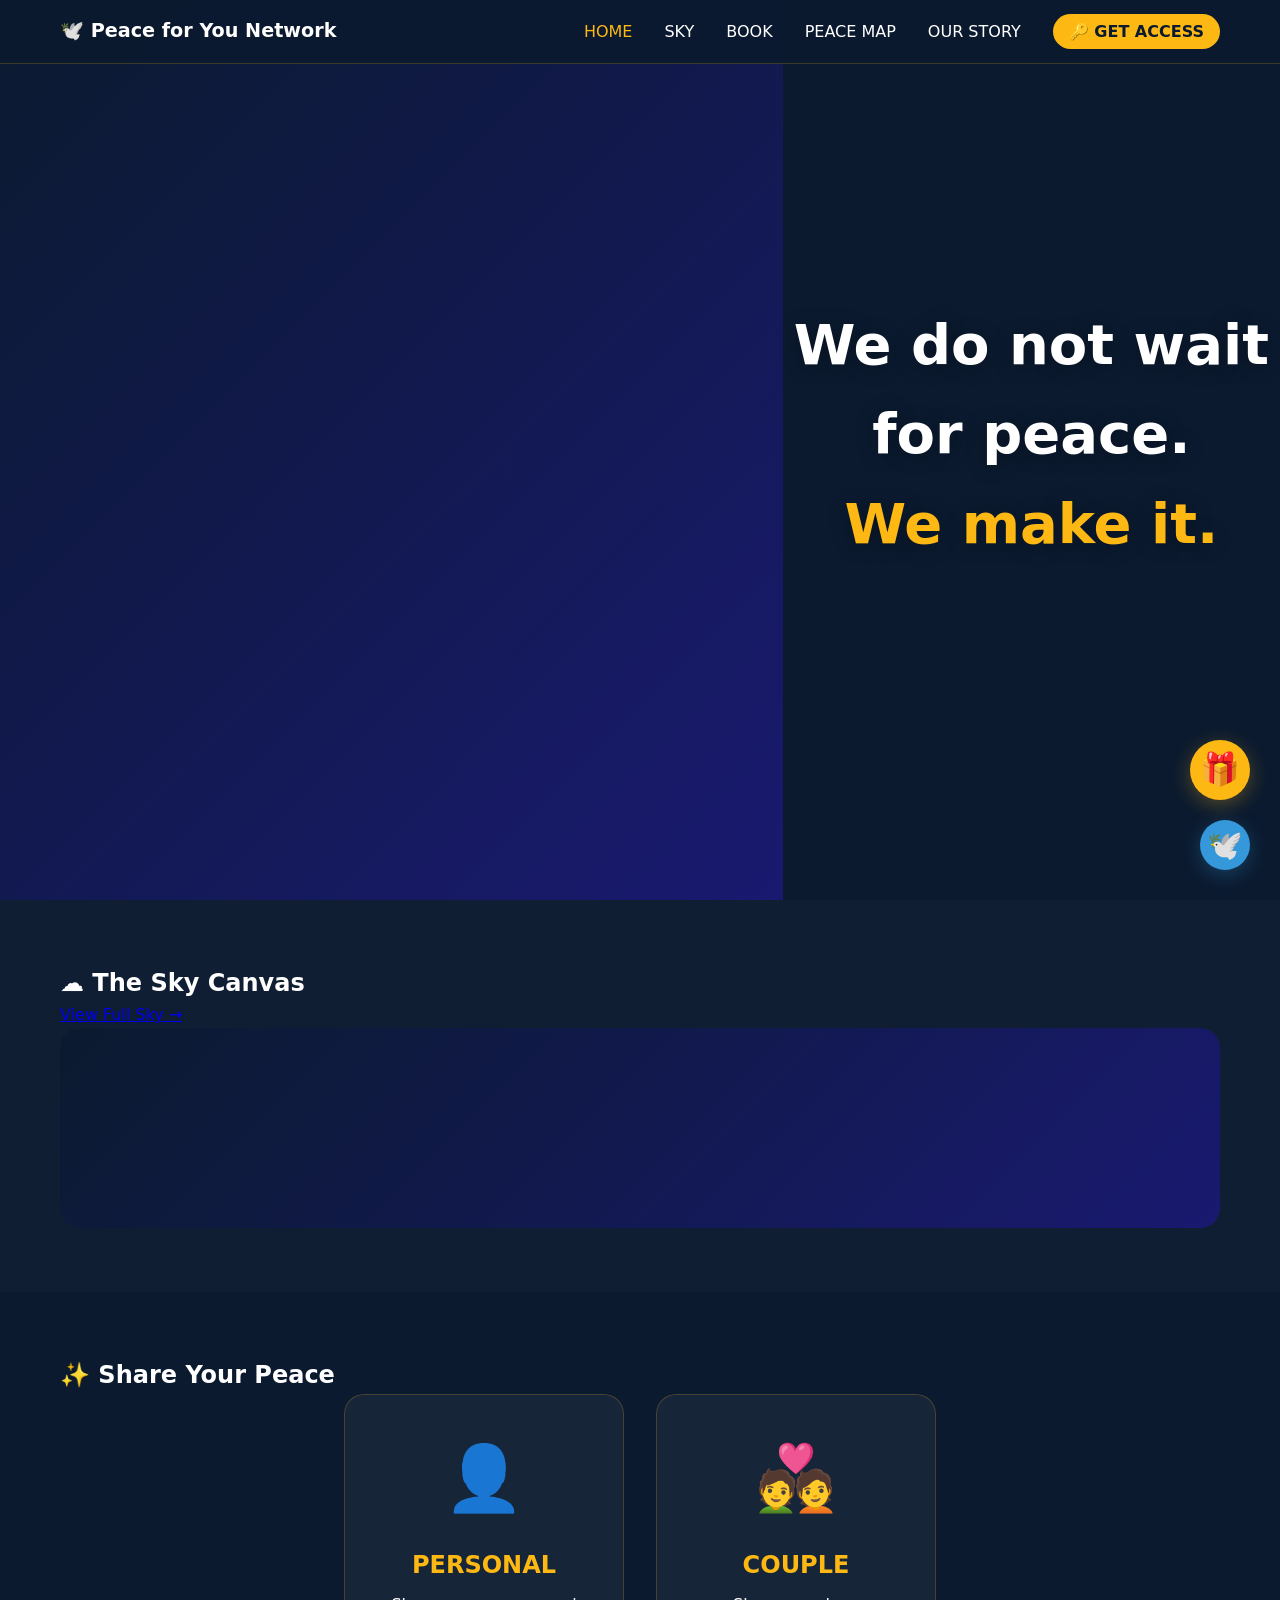
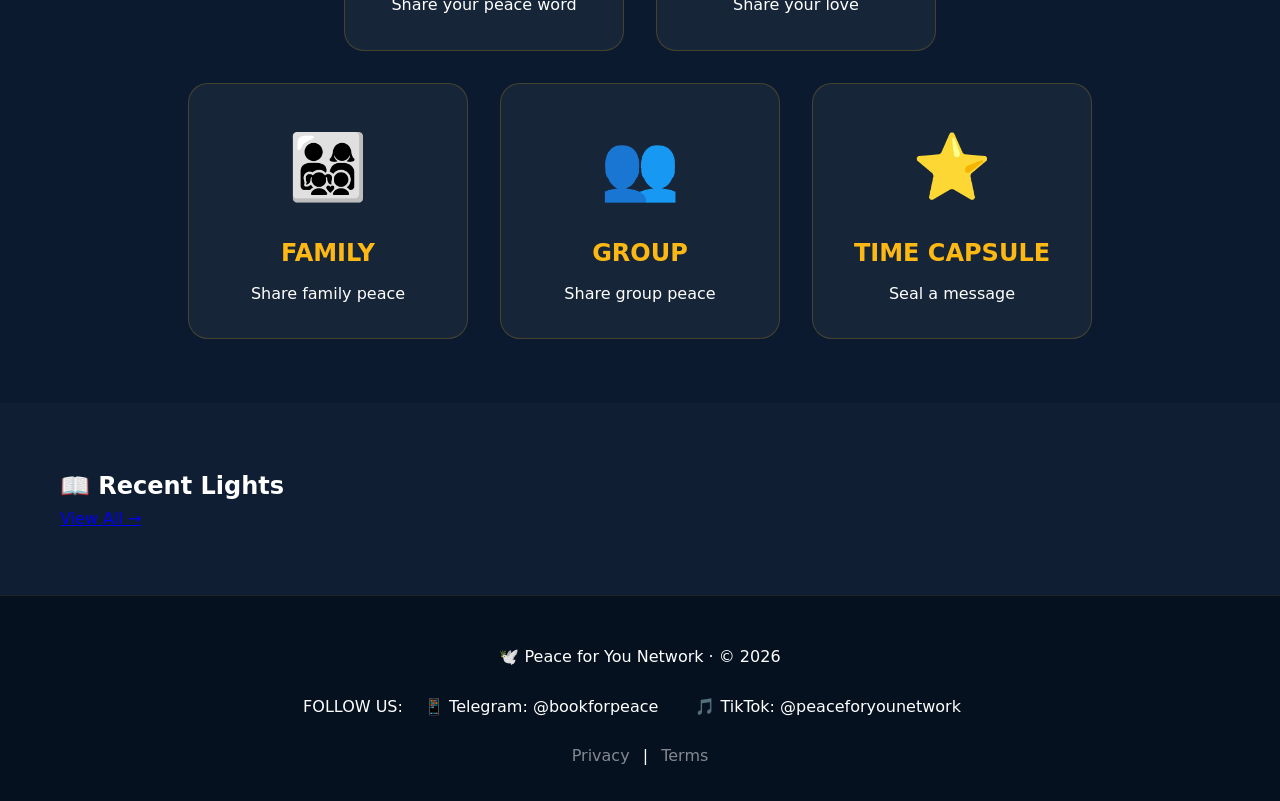
<file: index.html>
<!DOCTYPE html>
<html lang="en">
<head>
    <meta charset="UTF-8">
    <meta name="viewport" content="width=device-width, initial-scale=1.0">
    <title>Peace for You Network</title>
    <link rel="stylesheet" href="style.css">
</head>
<body>
    <nav class="navbar">
        <div class="nav-container">
            <div class="logo">
                <span class="logo-text">🕊️ Peace for You Network</span>
            </div>
            <ul class="nav-menu">
                <li><a href="index.html" class="active">HOME</a></li>
                <li><a href="sky.html">SKY</a></li>
                <li><a href="book.html">BOOK</a></li>
                <li><a href="peace-map.html">PEACE MAP</a></li>
                <li><a href="our-story.html">OUR STORY</a></li>
                <li><a href="#" class="access-btn">🔑 GET ACCESS</a></li>
            </ul>
        </div>
    </nav>

    <section class="hero">
        <div class="hero-sky" id="heroSky"></div>
        <div class="hero-content">
            <h1 class="hero-title">We do not wait for peace.<br><span class="gold-text">We make it.</span></h1>
        </div>
    </section>

    <section class="sky-preview">
        <div class="container">
            <div class="section-header">
                <h2>☁️ The Sky Canvas</h2>
                <a href="sky.html" class="view-all">View Full Sky →</a>
            </div>
            <div class="sky-mini" id="skyMini"></div>
        </div>
    </section>

    <section class="cards-section">
        <div class="container">
            <h2 class="section-title">✨ Share Your Peace</h2>
            <div class="cards-grid">
                <div class="card-row row-1">
                    <div class="card" onclick="window.location.href='personal-form.html'">
                        <div class="card-icon">👤</div>
                        <h3 class="card-title">PERSONAL</h3>
                        <p class="card-desc">Share your peace word</p>
                    </div>
                    <div class="card" onclick="window.location.href='couple-form.html'">
                        <div class="card-icon">💑</div>
                        <h3 class="card-title">COUPLE</h3>
                        <p class="card-desc">Share your love</p>
                    </div>
                </div>
                <div class="card-row row-2">
                    <div class="card" onclick="window.location.href='family-form.html'">
                        <div class="card-icon">👨‍👩‍👧‍👦</div>
                        <h3 class="card-title">FAMILY</h3>
                        <p class="card-desc">Share family peace</p>
                    </div>
                    <div class="card" onclick="window.location.href='group-form.html'">
                        <div class="card-icon">👥</div>
                        <h3 class="card-title">GROUP</h3>
                        <p class="card-desc">Share group peace</p>
                    </div>
                    <div class="card" onclick="window.location.href='capsule-form.html'">
                        <div class="card-icon">⭐</div>
                        <h3 class="card-title">TIME CAPSULE</h3>
                        <p class="card-desc">Seal a message</p>
                    </div>
                </div>
            </div>
        </div>
    </section>

    <section class="recent-lights">
        <div class="container">
            <div class="section-header">
                <h2>📖 Recent Lights</h2>
                <a href="book.html" class="view-all">View All →</a>
            </div>
            <div class="lights-grid" id="recentLights"></div>
        </div>
    </section>

    <div class="floating-gift" onclick="alert('🎁 Welcome wallpaper coming soon!')">
        <div class="gift-icon">🎁</div>
    </div>

    <div class="ai-guide" id="aiGuide">
        <div class="guide-icon">🕊️</div>
    </div>

    <footer class="footer">
        <div class="container">
            <div class="footer-content">
                <div class="footer-logo">🕊️ Peace for You Network · © 2026</div>
                <div class="footer-social">
                    <span>FOLLOW US:</span>
                    <a href="https://t.me/bookforpeace">📱 Telegram: @bookforpeace</a>
                    <a href="https://tiktok.com/@peaceforyounetwork">🎵 TikTok: @peaceforyounetwork</a>
                </div>
                <div class="footer-links">
                    <a href="privacy.html">Privacy</a> | <a href="terms.html">Terms</a>
                </div>
            </div>
        </div>
    </footer>

    <script src="sky.js"></script>
    <script>
        // AI Peace Guide with Hugging Face
        document.getElementById('aiGuide').onclick = async () => {
            const question = prompt('🕊️ Ask the Peace Guide (or press OK for a blessing):', 'give me peace');
            if (question === null) return;
            
            try {
                const response = await fetch('https://peaceai.bookforpeace.workers.dev', {
                    method: 'POST',
                    headers: { 'Content-Type': 'application/json' },
                    body: JSON.stringify({ 
                        question: question,
                        language: 'en'
                    })
                });
                
                const result = await response.json();
                
                if (result.success) {
                    alert('🕊️ Peace Guide says:\n\n"' + result.response + '"');
                } else {
                    alert('🕊️ Peace be with you.');
                }
            } catch (error) {
                alert('🕊️ Peace begins with you.');
            }
        };
    </script>
</body>
</html>
</file>
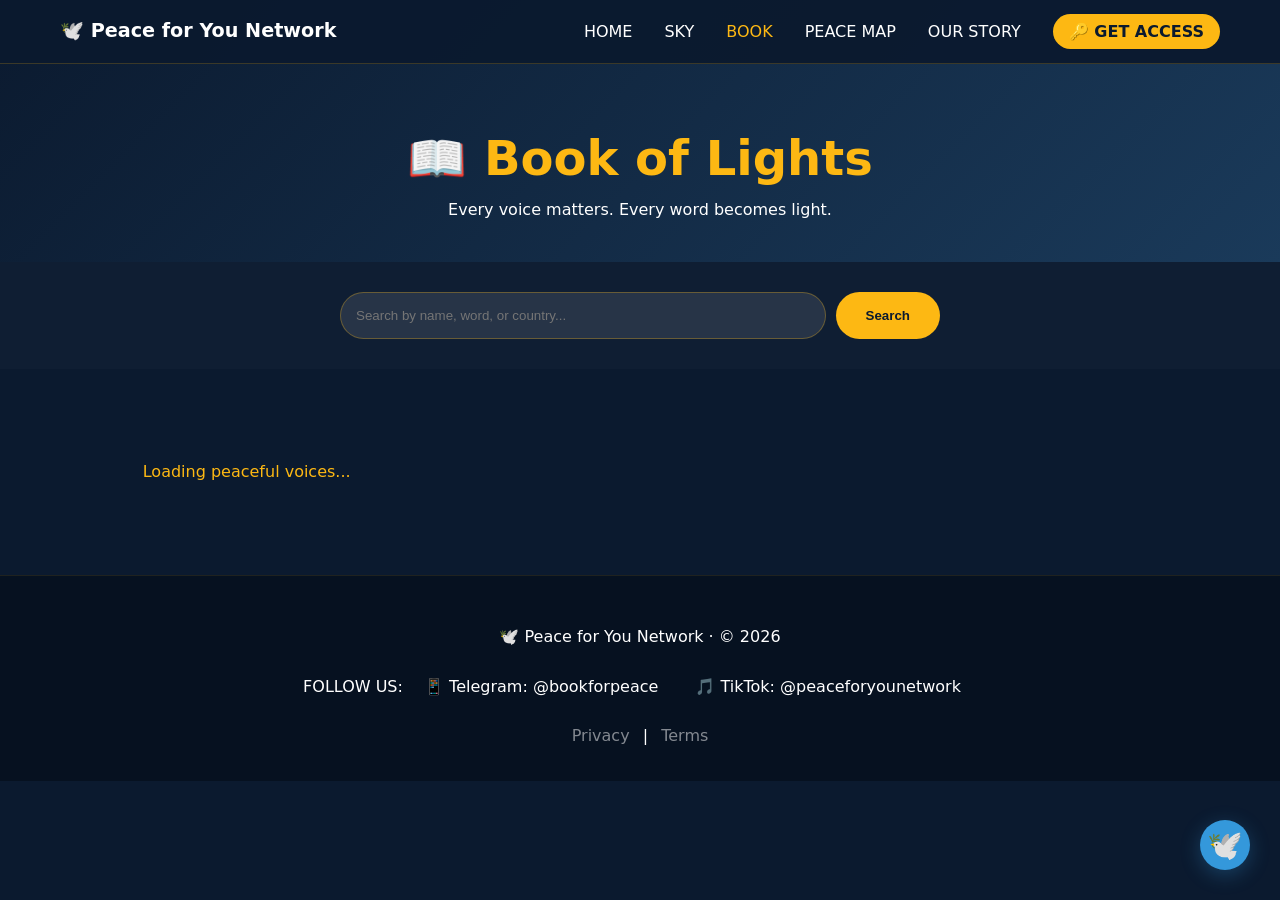
<file: book.html>
<!DOCTYPE html>
<html lang="en">
<head>
    <meta charset="UTF-8">
    <meta name="viewport" content="width=device-width, initial-scale=1.0">
    <title>Book of Lights - Peace for You Network</title>
    <link rel="stylesheet" href="style.css">
    <style>
        .book-header {
            text-align: center;
            padding: 120px 20px 40px;
            background: linear-gradient(135deg, #0B1A2F, #1a3a5a);
        }
        .book-title {
            font-size: 3rem;
            color: #FDB813;
        }
        .search-section {
            padding: 30px 20px;
            background: #0F1E33;
        }
        .search-container {
            max-width: 600px;
            margin: 0 auto;
            display: flex;
            gap: 10px;
        }
        .search-input {
            flex: 1;
            padding: 15px;
            background: rgba(255,255,255,0.1);
            border: 1px solid rgba(253,184,19,0.3);
            border-radius: 40px;
            color: white;
        }
        .search-btn {
            background: #FDB813;
            color: #0B1A2F;
            border: none;
            padding: 0 30px;
            border-radius: 40px;
            font-weight: 600;
            cursor: pointer;
        }
        .lights-container {
            max-width: 1200px;
            margin: 0 auto;
            padding: 40px 20px;
        }
        .lights-grid {
            display: grid;
            grid-template-columns: repeat(auto-fill, minmax(300px, 1fr));
            gap: 20px;
        }
        .light-card {
            background: rgba(255,255,255,0.03);
            border: 1px solid rgba(253,184,19,0.1);
            border-radius: 15px;
            padding: 1.5rem;
        }
        .light-card-header {
            display: flex;
            justify-content: space-between;
            margin-bottom: 10px;
        }
        .light-name {
            color: #FDB813;
            font-weight: 600;
        }
        .light-country {
            color: rgba(255,255,255,0.6);
        }
        .light-word {
            font-size: 1.5rem;
            margin: 15px 0;
            color: white;
            font-style: italic;
        }
        .light-type {
            display: inline-block;
            background: rgba(253,184,19,0.2);
            padding: 3px 10px;
            border-radius: 15px;
            font-size: 0.8rem;
            color: #FDB813;
        }
        .loading {
            text-align: center;
            padding: 50px;
            color: #FDB813;
        }
    </style>
</head>
<body>
    <nav class="navbar">
        <div class="nav-container">
            <div class="logo">
                <span class="logo-text">🕊️ Peace for You Network</span>
            </div>
            <ul class="nav-menu">
                <li><a href="index.html">HOME</a></li>
                <li><a href="sky.html">SKY</a></li>
                <li><a href="book.html" class="active">BOOK</a></li>
                <li><a href="peace-map.html">PEACE MAP</a></li>
                <li><a href="our-story.html">OUR STORY</a></li>
                <li><a href="#" class="access-btn">🔑 GET ACCESS</a></li>
            </ul>
        </div>
    </nav>

    <header class="book-header">
        <h1 class="book-title">📖 Book of Lights</h1>
        <p>Every voice matters. Every word becomes light.</p>
    </header>

    <section class="search-section">
        <div class="search-container">
            <input type="text" class="search-input" id="searchInput" placeholder="Search by name, word, or country...">
            <button class="search-btn" id="searchBtn">Search</button>
        </div>
    </section>

    <main class="lights-container">
        <div class="lights-grid" id="lightsGrid">
            <div class="loading">Loading peaceful voices...</div>
        </div>
    </main>

    <div class="ai-guide" id="aiGuide">
        <div class="guide-icon">🕊️</div>
    </div>

    <footer class="footer">
        <div class="container">
            <div class="footer-content">
                <div class="footer-logo">🕊️ Peace for You Network · © 2026</div>
                <div class="footer-social">
                    <span>FOLLOW US:</span>
                    <a href="https://t.me/bookforpeace">📱 Telegram: @bookforpeace</a>
                    <a href="https://tiktok.com/@peaceforyounetwork">🎵 TikTok: @peaceforyounetwork</a>
                </div>
                <div class="footer-links">
                    <a href="privacy.html">Privacy</a> | <a href="terms.html">Terms</a>
                </div>
            </div>
        </div>
    </footer>

    <script src="sky.js"></script>
    <script>
        document.getElementById('aiGuide').onclick = async () => {
            const question = prompt('🕊️ Ask the Peace Guide:', 'give me peace');
            if (question) alert('🕊️ Peace begins with you.');
        };

        async function loadPeaceTokens() {
            try {
                const response = await fetch('https://peaceforyou.bookforpeace.workers.dev');
                const result = await response.json();
                
                if (result.success && result.data.length > 0) {
                    const lightsGrid = document.getElementById('lightsGrid');
                    lightsGrid.innerHTML = '';
                    
                    result.data.forEach(token => {
                        let displayName = '';
                        if (token.type === 'personal') displayName = token.full_name;
                        else if (token.type === 'couple') displayName = `${token.person1_name} & ${token.person2_name}`;
                        else if (token.type === 'family') displayName = token.family_name;
                        else if (token.type === 'group') displayName = token.group_name;
                        else displayName = 'Someone';
                        
                        const card = document.createElement('div');
                        card.className = 'light-card';
                        card.innerHTML = `
                            <div class="light-card-header">
                                <span class="light-name">${displayName}</span>
                                <span class="light-country">${token.country || 'Earth'}</span>
                            </div>
                            <div class="light-word">"${token.word}"</div>
                            <div class="light-type">${token.type}</div>
                        `;
                        lightsGrid.appendChild(card);
                    });
                }
            } catch (error) {
                console.error('Error:', error);
            }
        }

        loadPeaceTokens();

        document.getElementById('searchBtn').addEventListener('click', function() {
            const term = document.getElementById('searchInput').value.toLowerCase();
            const cards = document.querySelectorAll('.light-card');
            cards.forEach(card => {
                const text = card.textContent.toLowerCase();
                card.style.display = text.includes(term) ? 'block' : 'none';
            });
        });
    </script>
</body>
</html>
</file>
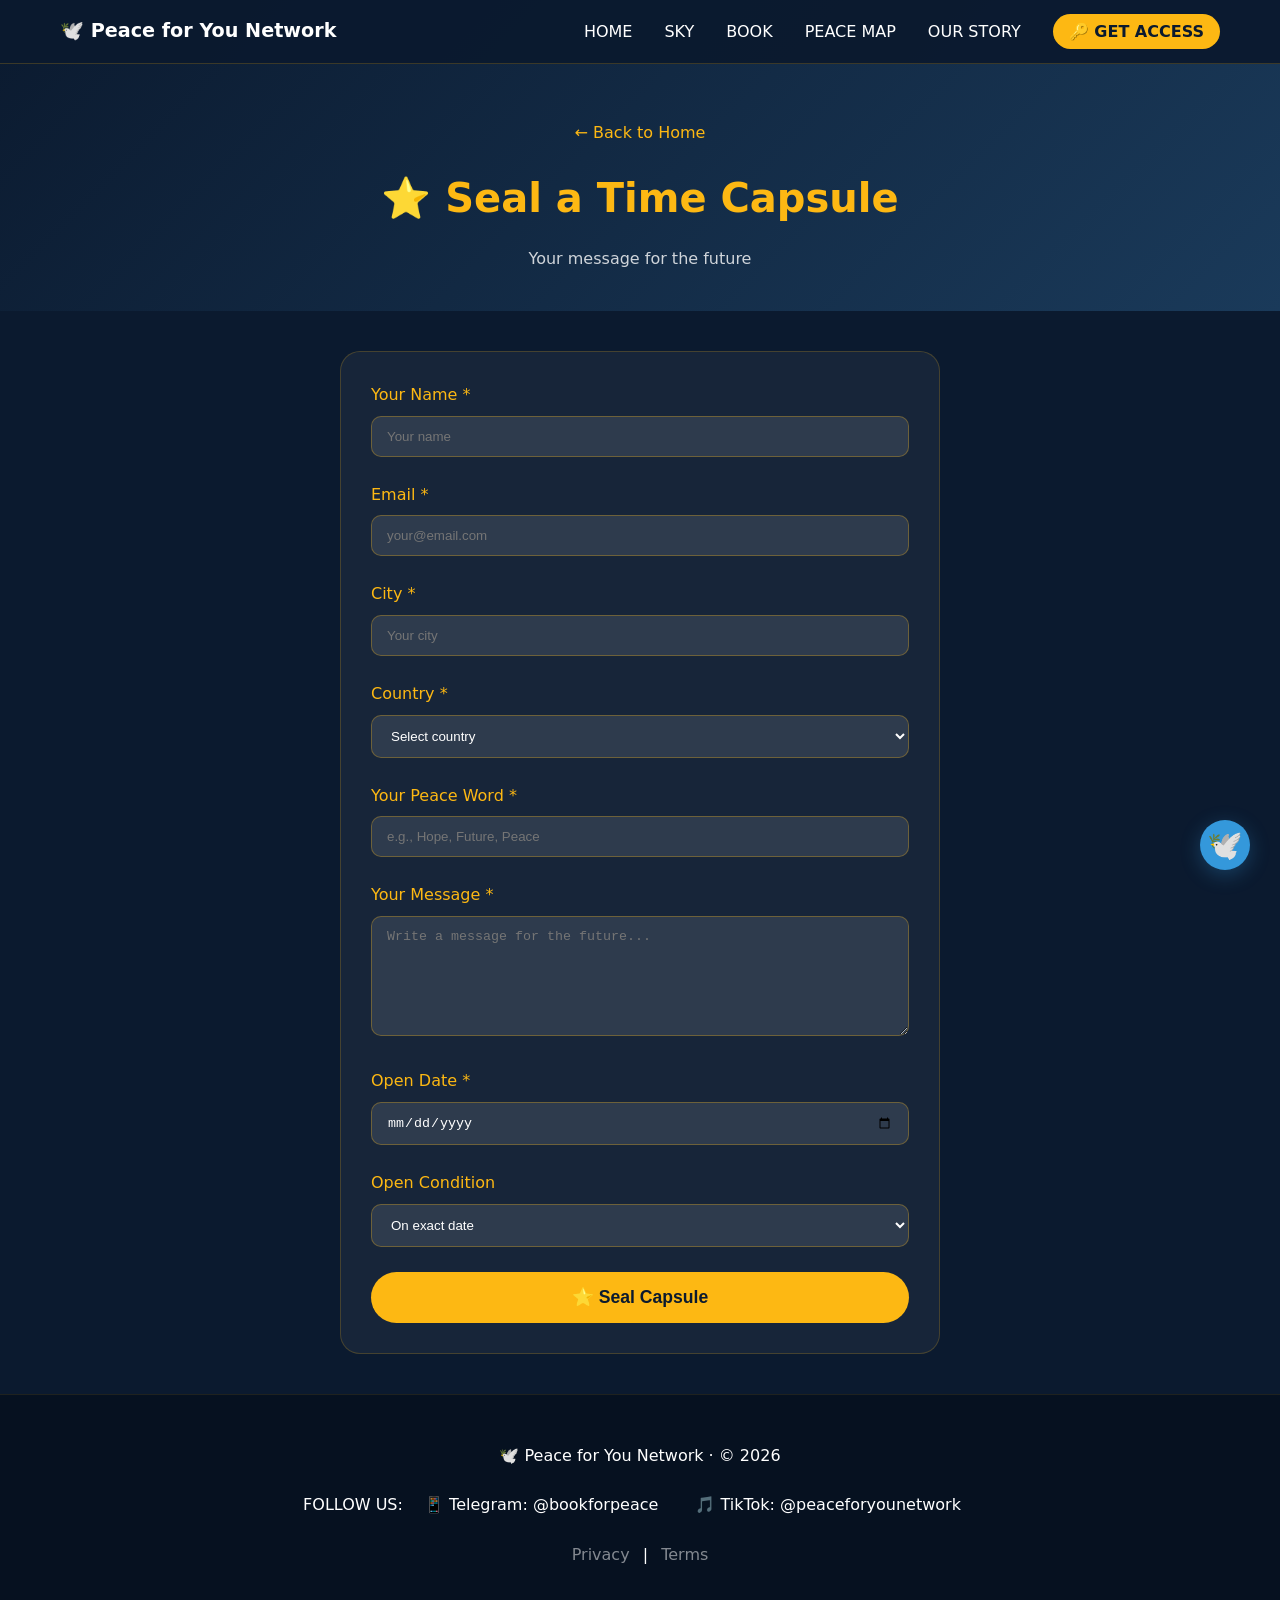
<file: capsule-form.html>
<!DOCTYPE html>
<html lang="en">
<head>
    <meta charset="UTF-8">
    <meta name="viewport" content="width=device-width, initial-scale=1.0">
    <title>Time Capsule - Peace for You Network</title>
    <link rel="stylesheet" href="style.css">
    <style>
        .form-header {
            text-align: center;
            padding: 120px 20px 40px;
            background: linear-gradient(135deg, #0B1A2F, #1a3a5a);
        }
        .form-title {
            font-size: 2.5rem;
            color: #FDB813;
            margin-bottom: 1rem;
        }
        .form-container {
            max-width: 600px;
            margin: 40px auto;
            padding: 30px;
            background: rgba(255,255,255,0.05);
            border: 1px solid rgba(253,184,19,0.2);
            border-radius: 20px;
        }
        .form-group {
            margin-bottom: 25px;
        }
        .form-label {
            display: block;
            color: #FDB813;
            margin-bottom: 8px;
        }
        .form-input, .form-select, .form-textarea {
            width: 100%;
            padding: 12px 15px;
            background: rgba(255,255,255,0.1);
            border: 1px solid rgba(253,184,19,0.3);
            border-radius: 10px;
            color: white;
        }
        .form-textarea {
            height: 120px;
            resize: vertical;
        }
        .form-submit {
            background: #FDB813;
            color: #0B1A2F;
            border: none;
            padding: 15px 30px;
            border-radius: 40px;
            font-size: 1.1rem;
            font-weight: 600;
            cursor: pointer;
            width: 100%;
            transition: all 0.3s;
        }
        .form-submit:hover {
            transform: translateY(-2px);
            box-shadow: 0 10px 25px rgba(253,184,19,0.3);
        }
        .form-submit:disabled {
            opacity: 0.5;
            cursor: not-allowed;
        }
        .back-link {
            display: inline-block;
            margin-bottom: 20px;
            color: #FDB813;
            text-decoration: none;
        }
        .message {
            padding: 15px;
            border-radius: 10px;
            margin-bottom: 20px;
            display: none;
        }
        .message.success {
            background: rgba(0,255,0,0.1);
            border: 1px solid #00FF00;
            color: #00FF00;
            display: block;
        }
        .message.error {
            background: rgba(255,0,0,0.1);
            border: 1px solid #FF0000;
            color: #FF0000;
            display: block;
        }
    </style>
</head>
<body>
    <nav class="navbar">
        <div class="nav-container">
            <div class="logo">
                <span class="logo-text">🕊️ Peace for You Network</span>
            </div>
            <ul class="nav-menu">
                <li><a href="index.html">HOME</a></li>
                <li><a href="sky.html">SKY</a></li>
                <li><a href="book.html">BOOK</a></li>
                <li><a href="peace-map.html">PEACE MAP</a></li>
                <li><a href="our-story.html">OUR STORY</a></li>
                <li><a href="#" class="access-btn">🔑 GET ACCESS</a></li>
            </ul>
        </div>
    </nav>

    <header class="form-header">
        <a href="index.html" class="back-link">← Back to Home</a>
        <h1 class="form-title">⭐ Seal a Time Capsule</h1>
        <p style="color: rgba(255,255,255,0.8);">Your message for the future</p>
    </header>

    <main class="form-container">
        <div id="message" class="message"></div>
        
        <form id="capsuleForm">
            <div class="form-group">
                <label class="form-label">Your Name *</label>
                <input type="text" class="form-input" id="name" required placeholder="Your name">
            </div>
            
            <div class="form-group">
                <label class="form-label">Email *</label>
                <input type="email" class="form-input" id="email" required placeholder="your@email.com">
            </div>
            
            <div class="form-group">
                <label class="form-label">City *</label>
                <input type="text" class="form-input" id="city" required placeholder="Your city">
            </div>
            
            <div class="form-group">
                <label class="form-label">Country *</label>
                <select class="form-select" id="country" required>
                    <option value="">Select country</option>
                    <option value="Ethiopia">Ethiopia</option>
                    <option value="Kenya">Kenya</option>
                    <option value="Nigeria">Nigeria</option>
                    <option value="Other">Other</option>
                </select>
            </div>
            
            <div class="form-group">
                <label class="form-label">Your Peace Word *</label>
                <input type="text" class="form-input" id="word" required placeholder="e.g., Hope, Future, Peace">
            </div>
            
            <div class="form-group">
                <label class="form-label">Your Message *</label>
                <textarea class="form-textarea" id="message" required placeholder="Write a message for the future..."></textarea>
            </div>
            
            <div class="form-group">
                <label class="form-label">Open Date *</label>
                <input type="date" class="form-input" id="openDate" required>
            </div>
            
            <div class="form-group">
                <label class="form-label">Open Condition</label>
                <select class="form-select" id="openCondition">
                    <option value="exact">On exact date</option>
                    <option value="age">When I reach age</option>
                    <option value="random">Random</option>
                </select>
            </div>
            
            <button type="submit" class="form-submit" id="submitBtn">⭐ Seal Capsule</button>
        </form>
    </main>

    <div class="ai-guide" id="aiGuide">
        <div class="guide-icon">🕊️</div>
    </div>

    <footer class="footer">
        <div class="container">
            <div class="footer-content">
                <div class="footer-logo">🕊️ Peace for You Network · © 2026</div>
                <div class="footer-social">
                    <span>FOLLOW US:</span>
                    <a href="https://t.me/bookforpeace">📱 Telegram: @bookforpeace</a>
                    <a href="https://tiktok.com/@peaceforyounetwork">🎵 TikTok: @peaceforyounetwork</a>
                </div>
                <div class="footer-links">
                    <a href="privacy.html">Privacy</a> | <a href="terms.html">Terms</a>
                </div>
            </div>
        </div>
    </footer>

    <script src="sky.js"></script>
    <script>
        document.getElementById('aiGuide').onclick = () => alert('🕊️ Peace begins with you.');

        document.getElementById('capsuleForm').addEventListener('submit', async function(e) {
            e.preventDefault();
            
            const submitBtn = document.getElementById('submitBtn');
            const originalText = submitBtn.textContent;
            const messageDiv = document.getElementById('message');
            
            submitBtn.textContent = 'Sealing...';
            submitBtn.disabled = true;
            messageDiv.style.display = 'none';
            
            // Get form values
            const formData = {
                type: 'capsule',
                full_name: document.getElementById('name').value,
                email: document.getElementById('email').value,
                city: document.getElementById('city').value,
                country: document.getElementById('country').value,
                word: document.getElementById('word').value,
                message: document.getElementById('message').value,
                open_date: document.getElementById('openDate').value,
                open_condition: document.getElementById('openCondition').value
            };

            try {
                // Send to Worker
                const response = await fetch('https://peaceforyou.bookforpeace.workers.dev', {
                    method: 'POST',
                    headers: { 'Content-Type': 'application/json' },
                    body: JSON.stringify(formData)
                });
                
                const result = await response.json();
                
                if (result.success) {
                    messageDiv.className = 'message success';
                    messageDiv.textContent = '✅ Your time capsule has been sealed!';
                    messageDiv.style.display = 'block';
                    
                    setTimeout(() => {
                        window.location.href = 'profile.html';
                    }, 2000);
                } else {
                    throw new Error(result.error);
                }
                
            } catch (error) {
                messageDiv.className = 'message error';
                messageDiv.textContent = '❌ Error: ' + error.message;
                messageDiv.style.display = 'block';
                
                submitBtn.textContent = originalText;
                submitBtn.disabled = false;
            }
        });
    </script>
</body>
</html>
</file>
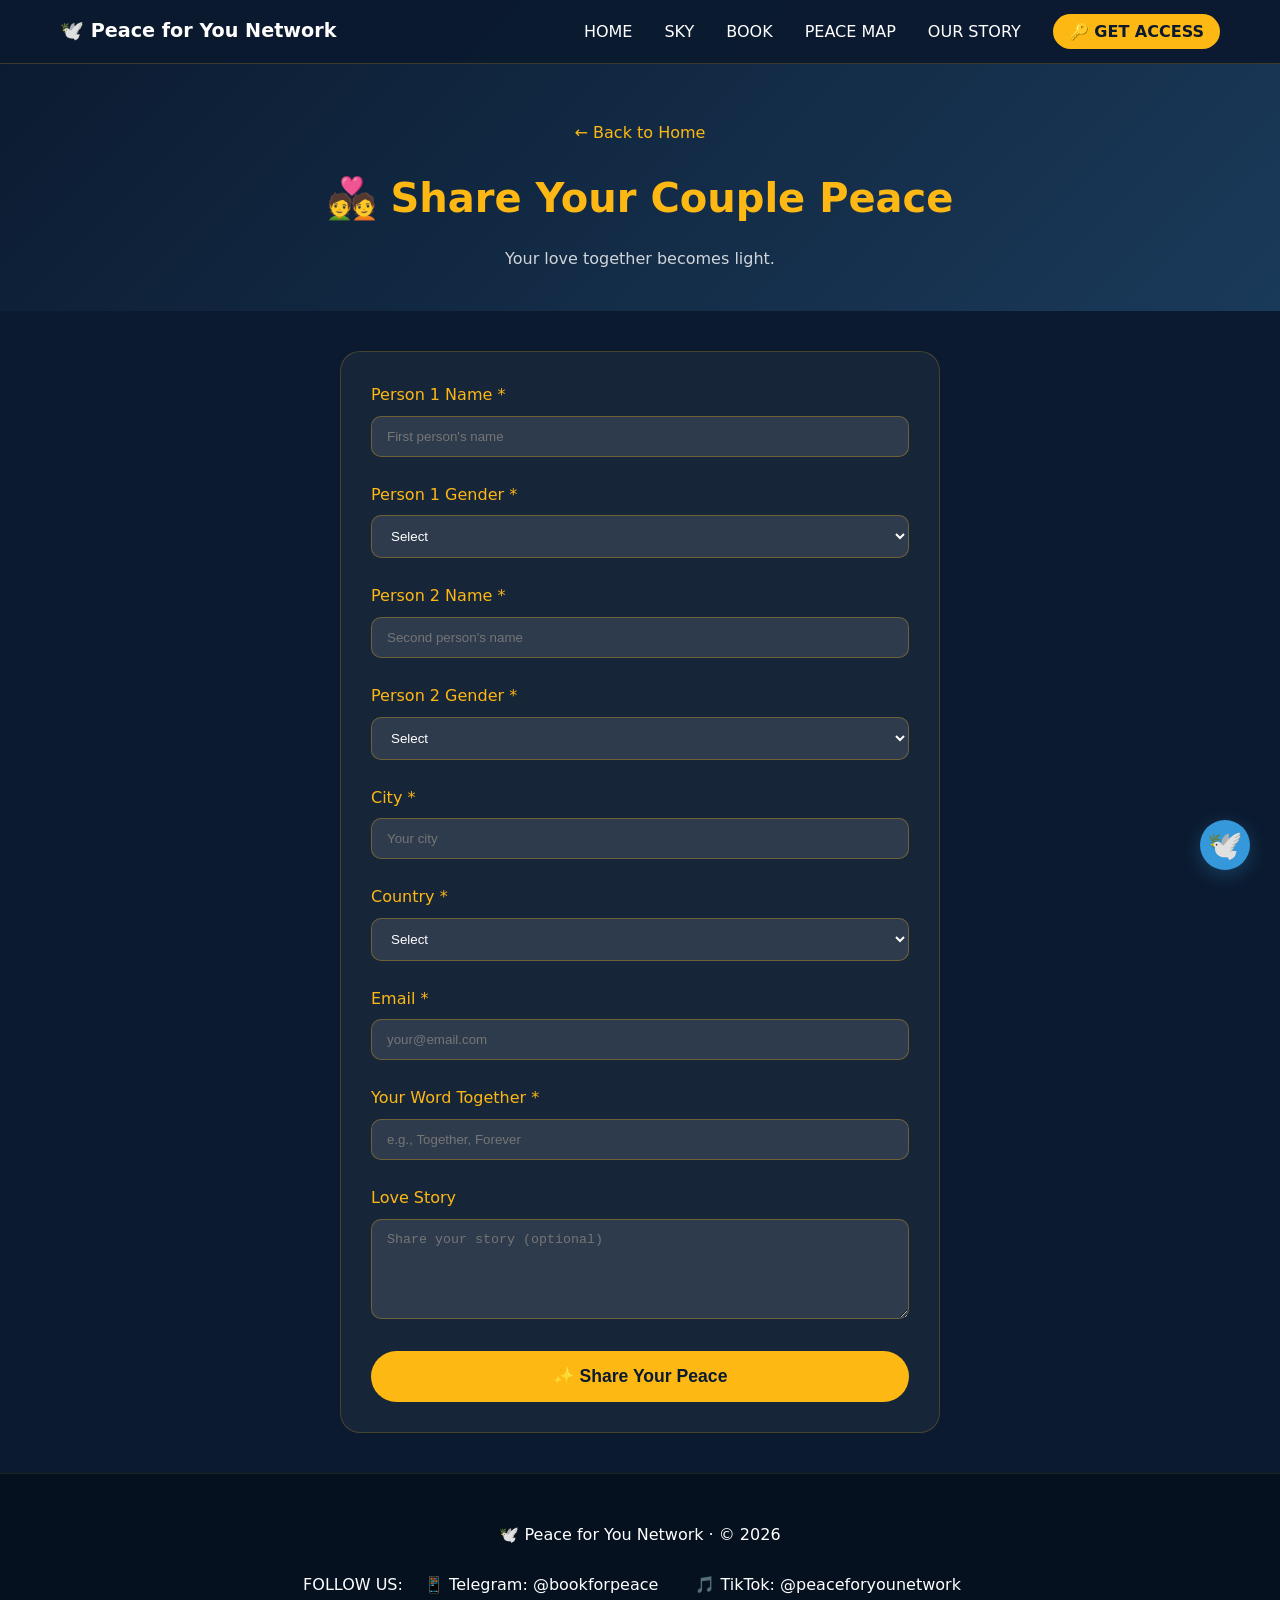
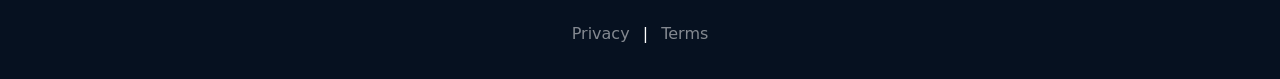
<file: couple-form.html>
<!DOCTYPE html>
<html lang="en">
<head>
    <meta charset="UTF-8">
    <meta name="viewport" content="width=device-width, initial-scale=1.0">
    <title>Couple Peace - Peace for You Network</title>
    <link rel="stylesheet" href="style.css">
    <style>
        .form-header {
            text-align: center;
            padding: 120px 20px 40px;
            background: linear-gradient(135deg, #0B1A2F, #1a3a5a);
        }
        .form-title {
            font-size: 2.5rem;
            color: #FDB813;
            margin-bottom: 1rem;
        }
        .form-container {
            max-width: 600px;
            margin: 40px auto;
            padding: 30px;
            background: rgba(255,255,255,0.05);
            border: 1px solid rgba(253,184,19,0.2);
            border-radius: 20px;
        }
        .form-group {
            margin-bottom: 25px;
        }
        .form-label {
            display: block;
            color: #FDB813;
            margin-bottom: 8px;
        }
        .form-input, .form-select, .form-textarea {
            width: 100%;
            padding: 12px 15px;
            background: rgba(255,255,255,0.1);
            border: 1px solid rgba(253,184,19,0.3);
            border-radius: 10px;
            color: white;
        }
        .form-textarea {
            height: 100px;
            resize: vertical;
        }
        .form-submit {
            background: #FDB813;
            color: #0B1A2F;
            border: none;
            padding: 15px 30px;
            border-radius: 40px;
            font-size: 1.1rem;
            font-weight: 600;
            cursor: pointer;
            width: 100%;
            transition: all 0.3s;
        }
        .form-submit:hover {
            transform: translateY(-2px);
            box-shadow: 0 10px 25px rgba(253,184,19,0.3);
        }
        .form-submit:disabled {
            opacity: 0.5;
            cursor: not-allowed;
        }
        .back-link {
            display: inline-block;
            margin-bottom: 20px;
            color: #FDB813;
            text-decoration: none;
        }
        .back-link:hover {
            text-decoration: underline;
        }
        .message {
            padding: 15px;
            border-radius: 10px;
            margin-bottom: 20px;
            display: none;
        }
        .message.success {
            background: rgba(0,255,0,0.1);
            border: 1px solid #00FF00;
            color: #00FF00;
            display: block;
        }
        .message.error {
            background: rgba(255,0,0,0.1);
            border: 1px solid #FF0000;
            color: #FF0000;
            display: block;
        }
    </style>
</head>
<body>
    <nav class="navbar">
        <div class="nav-container">
            <div class="logo">
                <span class="logo-text">🕊️ Peace for You Network</span>
            </div>
            <ul class="nav-menu">
                <li><a href="index.html">HOME</a></li>
                <li><a href="sky.html">SKY</a></li>
                <li><a href="book.html">BOOK</a></li>
                <li><a href="peace-map.html">PEACE MAP</a></li>
                <li><a href="our-story.html">OUR STORY</a></li>
                <li><a href="#" class="access-btn">🔑 GET ACCESS</a></li>
            </ul>
        </div>
    </nav>

    <header class="form-header">
        <a href="index.html" class="back-link">← Back to Home</a>
        <h1 class="form-title">💑 Share Your Couple Peace</h1>
        <p style="color: rgba(255,255,255,0.8);">Your love together becomes light.</p>
    </header>

    <main class="form-container">
        <div id="message" class="message"></div>
        
        <form id="coupleForm">
            <div class="form-group">
                <label class="form-label">Person 1 Name *</label>
                <input type="text" class="form-input" id="person1Name" required placeholder="First person's name">
            </div>
            <div class="form-group">
                <label class="form-label">Person 1 Gender *</label>
                <select class="form-select" id="person1Gender" required>
                    <option value="">Select</option>
                    <option value="Male">Male</option>
                    <option value="Female">Female</option>
                </select>
            </div>
            <div class="form-group">
                <label class="form-label">Person 2 Name *</label>
                <input type="text" class="form-input" id="person2Name" required placeholder="Second person's name">
            </div>
            <div class="form-group">
                <label class="form-label">Person 2 Gender *</label>
                <select class="form-select" id="person2Gender" required>
                    <option value="">Select</option>
                    <option value="Male">Male</option>
                    <option value="Female">Female</option>
                </select>
            </div>
            <div class="form-group">
                <label class="form-label">City *</label>
                <input type="text" class="form-input" id="city" required placeholder="Your city">
            </div>
            <div class="form-group">
                <label class="form-label">Country *</label>
                <select class="form-select" id="country" required>
                    <option value="">Select</option>
                    <option value="Ethiopia">Ethiopia</option>
                    <option value="Kenya">Kenya</option>
                    <option value="Nigeria">Nigeria</option>
                    <option value="Other">Other</option>
                </select>
            </div>
            <div class="form-group">
                <label class="form-label">Email *</label>
                <input type="email" class="form-input" id="email" required placeholder="your@email.com">
            </div>
            <div class="form-group">
                <label class="form-label">Your Word Together *</label>
                <input type="text" class="form-input" id="word" required placeholder="e.g., Together, Forever">
            </div>
            <div class="form-group">
                <label class="form-label">Love Story</label>
                <textarea class="form-textarea" id="loveStory" placeholder="Share your story (optional)"></textarea>
            </div>
            <button type="submit" class="form-submit" id="submitBtn">✨ Share Your Peace</button>
        </form>
    </main>

    <div class="ai-guide" id="aiGuide">
        <div class="guide-icon">🕊️</div>
    </div>

    <footer class="footer">
        <div class="container">
            <div class="footer-content">
                <div class="footer-logo">🕊️ Peace for You Network · © 2026</div>
                <div class="footer-social">
                    <span>FOLLOW US:</span>
                    <a href="https://t.me/bookforpeace">📱 Telegram: @bookforpeace</a>
                    <a href="https://tiktok.com/@peaceforyounetwork">🎵 TikTok: @peaceforyounetwork</a>
                </div>
                <div class="footer-links">
                    <a href="privacy.html">Privacy</a> | <a href="terms.html">Terms</a>
                </div>
            </div>
        </div>
    </footer>

    <script src="sky.js"></script>
    <script>
        document.getElementById('aiGuide').onclick = () => alert('🕊️ Peace begins with you.');

        document.getElementById('coupleForm').addEventListener('submit', async function(e) {
            e.preventDefault();
            
            const submitBtn = document.getElementById('submitBtn');
            const originalText = submitBtn.textContent;
            const messageDiv = document.getElementById('message');
            
            submitBtn.textContent = 'Sharing...';
            submitBtn.disabled = true;
            messageDiv.style.display = 'none';
            
            const formData = {
                type: 'couple',
                person1_name: document.getElementById('person1Name').value,
                person1_gender: document.getElementById('person1Gender').value,
                person2_name: document.getElementById('person2Name').value,
                person2_gender: document.getElementById('person2Gender').value,
                city: document.getElementById('city').value,
                country: document.getElementById('country').value,
                email: document.getElementById('email').value,
                word: document.getElementById('word').value,
                love_story: document.getElementById('loveStory').value || '',
                privacy: 'public'
            };

            try {
                const response = await fetch('https://peaceforyou.bookforpeace.workers.dev', {
                    method: 'POST',
                    headers: { 'Content-Type': 'application/json' },
                    body: JSON.stringify(formData)
                });
                
                const result = await response.json();
                
                if (result.success) {
                    messageDiv.className = 'message success';
                    messageDiv.textContent = '✅ Your couple peace has been saved! Redirecting...';
                    messageDiv.style.display = 'block';
                    
                    setTimeout(() => {
                        window.location.href = 'book.html';
                    }, 2000);
                } else {
                    messageDiv.className = 'message error';
                    messageDiv.textContent = '❌ Error: ' + result.error;
                    messageDiv.style.display = 'block';
                    
                    submitBtn.textContent = originalText;
                    submitBtn.disabled = false;
                }
            } catch (error) {
                messageDiv.className = 'message error';
                messageDiv.textContent = '❌ Network error. Please try again.';
                messageDiv.style.display = 'block';
                
                submitBtn.textContent = originalText;
                submitBtn.disabled = false;
            }
        });
    </script>
</body>
</html>
</file>
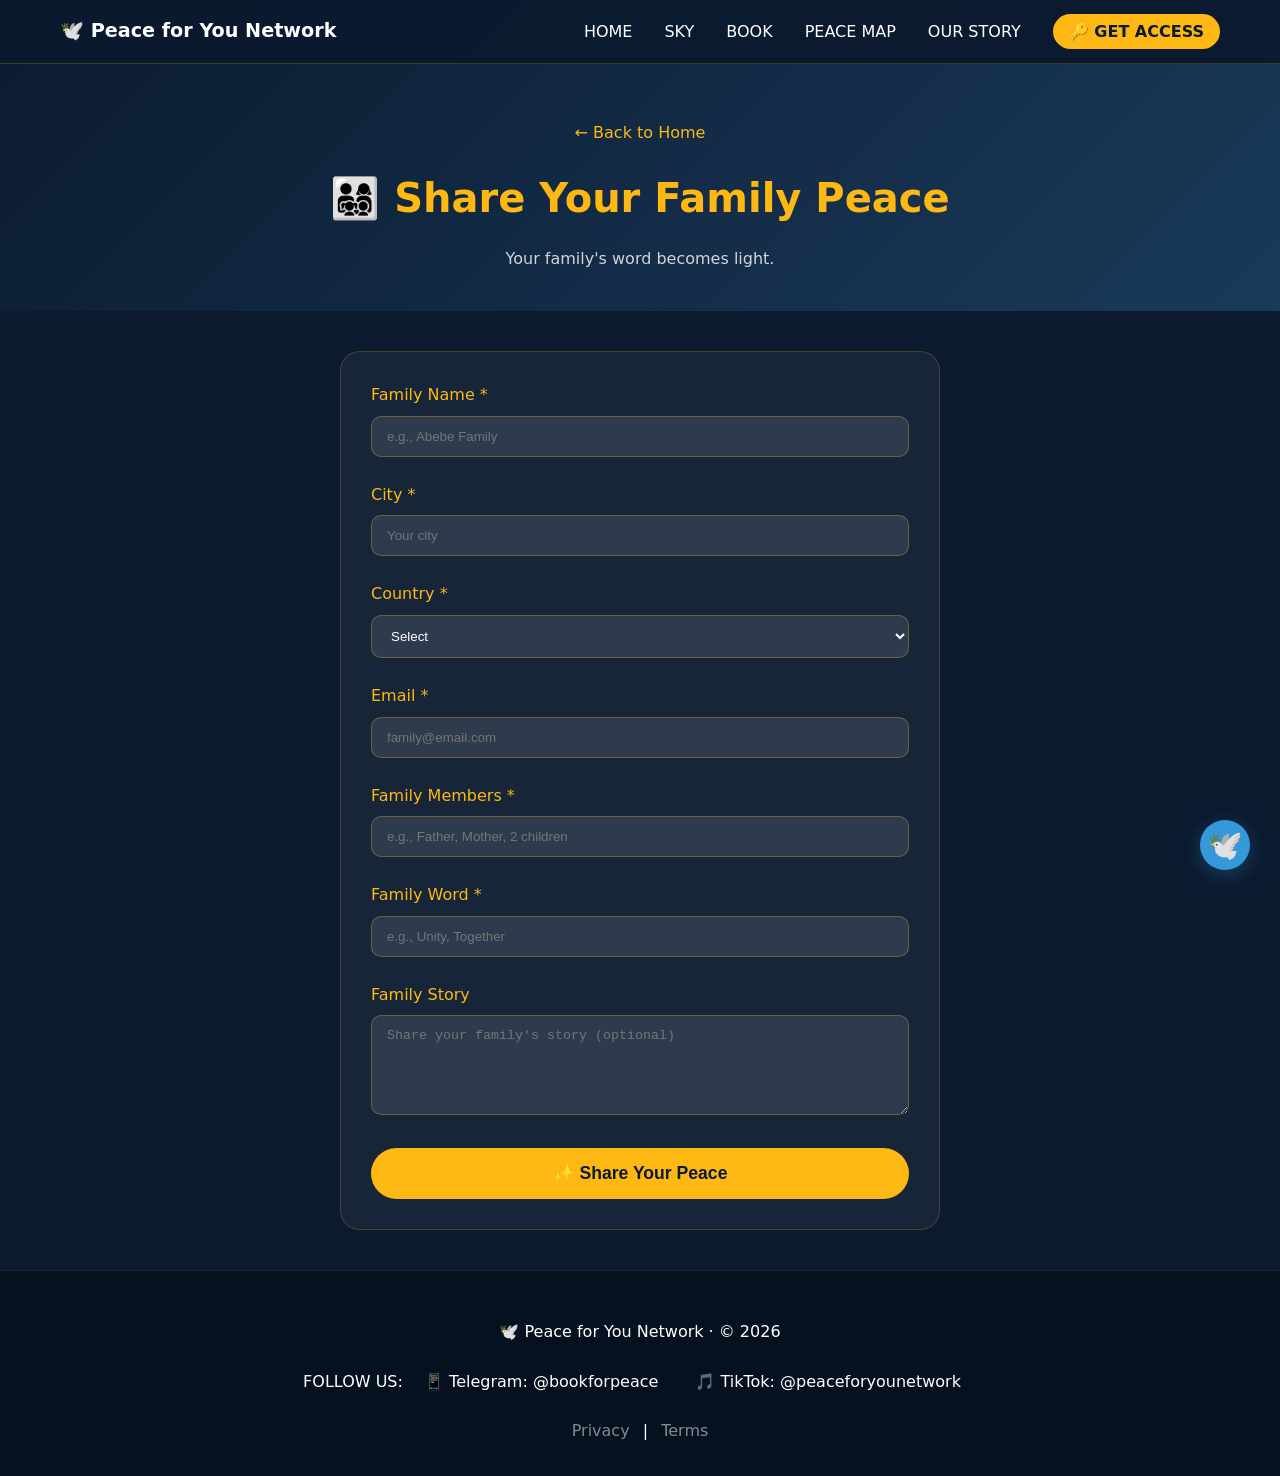
<file: family-form.html>
<!DOCTYPE html>
<html lang="en">
<head>
    <meta charset="UTF-8">
    <meta name="viewport" content="width=device-width, initial-scale=1.0">
    <title>Family Peace - Peace for You Network</title>
    <link rel="stylesheet" href="style.css">
    <style>
        .form-header {
            text-align: center;
            padding: 120px 20px 40px;
            background: linear-gradient(135deg, #0B1A2F, #1a3a5a);
        }
        .form-title {
            font-size: 2.5rem;
            color: #FDB813;
            margin-bottom: 1rem;
        }
        .form-container {
            max-width: 600px;
            margin: 40px auto;
            padding: 30px;
            background: rgba(255,255,255,0.05);
            border: 1px solid rgba(253,184,19,0.2);
            border-radius: 20px;
        }
        .form-group {
            margin-bottom: 25px;
        }
        .form-label {
            display: block;
            color: #FDB813;
            margin-bottom: 8px;
        }
        .form-input, .form-select, .form-textarea {
            width: 100%;
            padding: 12px 15px;
            background: rgba(255,255,255,0.1);
            border: 1px solid rgba(253,184,19,0.3);
            border-radius: 10px;
            color: white;
        }
        .form-textarea {
            height: 100px;
            resize: vertical;
        }
        .form-submit {
            background: #FDB813;
            color: #0B1A2F;
            border: none;
            padding: 15px 30px;
            border-radius: 40px;
            font-size: 1.1rem;
            font-weight: 600;
            cursor: pointer;
            width: 100%;
            transition: all 0.3s;
        }
        .form-submit:hover {
            transform: translateY(-2px);
            box-shadow: 0 10px 25px rgba(253,184,19,0.3);
        }
        .form-submit:disabled {
            opacity: 0.5;
            cursor: not-allowed;
        }
        .back-link {
            display: inline-block;
            margin-bottom: 20px;
            color: #FDB813;
            text-decoration: none;
        }
        .back-link:hover {
            text-decoration: underline;
        }
        .message {
            padding: 15px;
            border-radius: 10px;
            margin-bottom: 20px;
            display: none;
        }
        .message.success {
            background: rgba(0,255,0,0.1);
            border: 1px solid #00FF00;
            color: #00FF00;
            display: block;
        }
        .message.error {
            background: rgba(255,0,0,0.1);
            border: 1px solid #FF0000;
            color: #FF0000;
            display: block;
        }
    </style>
</head>
<body>
    <nav class="navbar">
        <div class="nav-container">
            <div class="logo">
                <span class="logo-text">🕊️ Peace for You Network</span>
            </div>
            <ul class="nav-menu">
                <li><a href="index.html">HOME</a></li>
                <li><a href="sky.html">SKY</a></li>
                <li><a href="book.html">BOOK</a></li>
                <li><a href="peace-map.html">PEACE MAP</a></li>
                <li><a href="our-story.html">OUR STORY</a></li>
                <li><a href="#" class="access-btn">🔑 GET ACCESS</a></li>
            </ul>
        </div>
    </nav>

    <header class="form-header">
        <a href="index.html" class="back-link">← Back to Home</a>
        <h1 class="form-title">👨‍👩‍👧‍👦 Share Your Family Peace</h1>
        <p style="color: rgba(255,255,255,0.8);">Your family's word becomes light.</p>
    </header>

    <main class="form-container">
        <div id="message" class="message"></div>
        
        <form id="familyForm">
            <div class="form-group">
                <label class="form-label">Family Name *</label>
                <input type="text" class="form-input" id="familyName" required placeholder="e.g., Abebe Family">
            </div>
            <div class="form-group">
                <label class="form-label">City *</label>
                <input type="text" class="form-input" id="city" required placeholder="Your city">
            </div>
            <div class="form-group">
                <label class="form-label">Country *</label>
                <select class="form-select" id="country" required>
                    <option value="">Select</option>
                    <option value="Ethiopia">Ethiopia</option>
                    <option value="Kenya">Kenya</option>
                    <option value="Nigeria">Nigeria</option>
                    <option value="Other">Other</option>
                </select>
            </div>
            <div class="form-group">
                <label class="form-label">Email *</label>
                <input type="email" class="form-input" id="email" required placeholder="family@email.com">
            </div>
            <div class="form-group">
                <label class="form-label">Family Members *</label>
                <input type="text" class="form-input" id="members" required placeholder="e.g., Father, Mother, 2 children">
            </div>
            <div class="form-group">
                <label class="form-label">Family Word *</label>
                <input type="text" class="form-input" id="word" required placeholder="e.g., Unity, Together">
            </div>
            <div class="form-group">
                <label class="form-label">Family Story</label>
                <textarea class="form-textarea" id="familyStory" placeholder="Share your family's story (optional)"></textarea>
            </div>
            <button type="submit" class="form-submit" id="submitBtn">✨ Share Your Peace</button>
        </form>
    </main>

    <div class="ai-guide" id="aiGuide">
        <div class="guide-icon">🕊️</div>
    </div>

    <footer class="footer">
        <div class="container">
            <div class="footer-content">
                <div class="footer-logo">🕊️ Peace for You Network · © 2026</div>
                <div class="footer-social">
                    <span>FOLLOW US:</span>
                    <a href="https://t.me/bookforpeace">📱 Telegram: @bookforpeace</a>
                    <a href="https://tiktok.com/@peaceforyounetwork">🎵 TikTok: @peaceforyounetwork</a>
                </div>
                <div class="footer-links">
                    <a href="privacy.html">Privacy</a> | <a href="terms.html">Terms</a>
                </div>
            </div>
        </div>
    </footer>

    <script src="sky.js"></script>
    <script>
        document.getElementById('aiGuide').onclick = () => alert('🕊️ Peace begins with you.');

        document.getElementById('familyForm').addEventListener('submit', async function(e) {
            e.preventDefault();
            
            const submitBtn = document.getElementById('submitBtn');
            const originalText = submitBtn.textContent;
            const messageDiv = document.getElementById('message');
            
            submitBtn.textContent = 'Sharing...';
            submitBtn.disabled = true;
            messageDiv.style.display = 'none';
            
            const formData = {
                type: 'family',
                family_name: document.getElementById('familyName').value,
                city: document.getElementById('city').value,
                country: document.getElementById('country').value,
                email: document.getElementById('email').value,
                members: document.getElementById('members').value,
                word: document.getElementById('word').value,
                family_story: document.getElementById('familyStory').value || '',
                privacy: 'public'
            };

            try {
                const response = await fetch('https://peaceforyou.bookforpeace.workers.dev', {
                    method: 'POST',
                    headers: { 'Content-Type': 'application/json' },
                    body: JSON.stringify(formData)
                });
                
                const result = await response.json();
                
                if (result.success) {
                    messageDiv.className = 'message success';
                    messageDiv.textContent = '✅ Your family peace has been saved! Redirecting...';
                    messageDiv.style.display = 'block';
                    
                    setTimeout(() => {
                        window.location.href = 'book.html';
                    }, 2000);
                } else {
                    messageDiv.className = 'message error';
                    messageDiv.textContent = '❌ Error: ' + result.error;
                    messageDiv.style.display = 'block';
                    
                    submitBtn.textContent = originalText;
                    submitBtn.disabled = false;
                }
            } catch (error) {
                messageDiv.className = 'message error';
                messageDiv.textContent = '❌ Network error. Please try again.';
                messageDiv.style.display = 'block';
                
                submitBtn.textContent = originalText;
                submitBtn.disabled = false;
            }
        });
    </script>
</body>
</html>
</file>
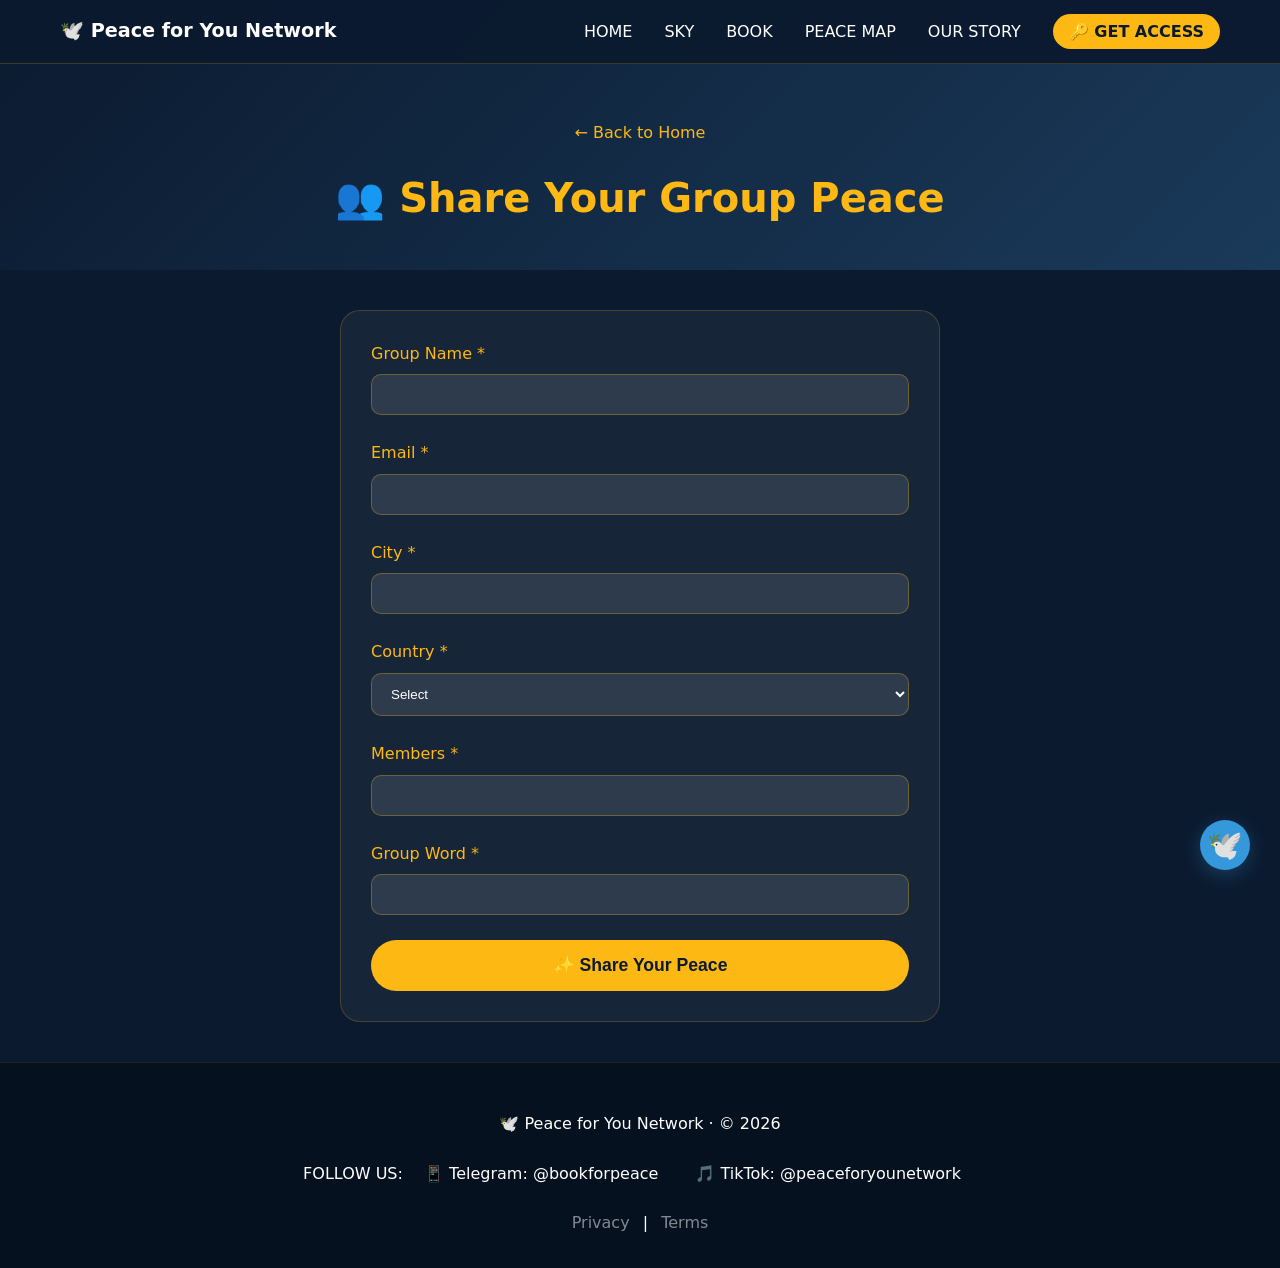
<file: group-form.html>
<!DOCTYPE html>
<html lang="en">
<head>
    <meta charset="UTF-8">
    <meta name="viewport" content="width=device-width, initial-scale=1.0">
    <title>Group Peace - Peace for You Network</title>
    <link rel="stylesheet" href="style.css">
    <style>
        .form-header {
            text-align: center;
            padding: 120px 20px 40px;
            background: linear-gradient(135deg, #0B1A2F, #1a3a5a);
        }
        .form-title {
            font-size: 2.5rem;
            color: #FDB813;
        }
        .form-container {
            max-width: 600px;
            margin: 40px auto;
            padding: 30px;
            background: rgba(255,255,255,0.05);
            border: 1px solid rgba(253,184,19,0.2);
            border-radius: 20px;
        }
        .form-group {
            margin-bottom: 25px;
        }
        .form-label {
            display: block;
            color: #FDB813;
            margin-bottom: 8px;
        }
        .form-input, .form-select {
            width: 100%;
            padding: 12px 15px;
            background: rgba(255,255,255,0.1);
            border: 1px solid rgba(253,184,19,0.3);
            border-radius: 10px;
            color: white;
        }
        .form-submit {
            background: #FDB813;
            color: #0B1A2F;
            border: none;
            padding: 15px 30px;
            border-radius: 40px;
            font-size: 1.1rem;
            font-weight: 600;
            cursor: pointer;
            width: 100%;
        }
        .back-link {
            display: inline-block;
            margin-bottom: 20px;
            color: #FDB813;
            text-decoration: none;
        }
        .message {
            padding: 15px;
            border-radius: 10px;
            margin-bottom: 20px;
            display: none;
        }
        .message.success {
            background: rgba(0,255,0,0.1);
            border: 1px solid #00FF00;
            color: #00FF00;
            display: block;
        }
        .message.error {
            background: rgba(255,0,0,0.1);
            border: 1px solid #FF0000;
            color: #FF0000;
            display: block;
        }
    </style>
</head>
<body>
    <nav class="navbar">
        <div class="nav-container">
            <div class="logo">
                <span class="logo-text">🕊️ Peace for You Network</span>
            </div>
            <ul class="nav-menu">
                <li><a href="index.html">HOME</a></li>
                <li><a href="sky.html">SKY</a></li>
                <li><a href="book.html">BOOK</a></li>
                <li><a href="peace-map.html">PEACE MAP</a></li>
                <li><a href="our-story.html">OUR STORY</a></li>
                <li><a href="#" class="access-btn">🔑 GET ACCESS</a></li>
            </ul>
        </div>
    </nav>

    <header class="form-header">
        <a href="index.html" class="back-link">← Back to Home</a>
        <h1 class="form-title">👥 Share Your Group Peace</h1>
    </header>

    <main class="form-container">
        <div id="message" class="message"></div>
        
        <form id="groupForm">
            <div class="form-group">
                <label class="form-label">Group Name *</label>
                <input type="text" class="form-input" id="groupName" required>
            </div>
            <div class="form-group">
                <label class="form-label">Email *</label>
                <input type="email" class="form-input" id="email" required>
            </div>
            <div class="form-group">
                <label class="form-label">City *</label>
                <input type="text" class="form-input" id="city" required>
            </div>
            <div class="form-group">
                <label class="form-label">Country *</label>
                <select class="form-select" id="country" required>
                    <option value="">Select</option>
                    <option value="Ethiopia">Ethiopia</option>
                    <option value="Kenya">Kenya</option>
                    <option value="Other">Other</option>
                </select>
            </div>
            <div class="form-group">
                <label class="form-label">Members *</label>
                <input type="text" class="form-input" id="members" required>
            </div>
            <div class="form-group">
                <label class="form-label">Group Word *</label>
                <input type="text" class="form-input" id="word" required>
            </div>
            <button type="submit" class="form-submit" id="submitBtn">✨ Share Your Peace</button>
        </form>
    </main>

    <div class="ai-guide" id="aiGuide">
        <div class="guide-icon">🕊️</div>
    </div>

    <footer class="footer">
        <div class="container">
            <div class="footer-content">
                <div class="footer-logo">🕊️ Peace for You Network · © 2026</div>
                <div class="footer-social">
                    <span>FOLLOW US:</span>
                    <a href="https://t.me/bookforpeace">📱 Telegram: @bookforpeace</a>
                    <a href="https://tiktok.com/@peaceforyounetwork">🎵 TikTok: @peaceforyounetwork</a>
                </div>
                <div class="footer-links">
                    <a href="privacy.html">Privacy</a> | <a href="terms.html">Terms</a>
                </div>
            </div>
        </div>
    </footer>

    <script src="sky.js"></script>
    <script>
        document.getElementById('aiGuide').onclick = () => alert('🕊️ Peace begins with you.');

        document.getElementById('groupForm').addEventListener('submit', async function(e) {
            e.preventDefault();
            
            const submitBtn = document.getElementById('submitBtn');
            const originalText = submitBtn.textContent;
            const messageDiv = document.getElementById('message');
            
            submitBtn.textContent = 'Sharing...';
            submitBtn.disabled = true;
            messageDiv.style.display = 'none';
            
            const formData = {
                type: 'group',
                group_name: document.getElementById('groupName').value,
                email: document.getElementById('email').value,
                city: document.getElementById('city').value,
                country: document.getElementById('country').value,
                members: document.getElementById('members').value,
                word: document.getElementById('word').value,
                privacy: 'public'
            };

            try {
                const response = await fetch('https://peaceforyou.bookforpeace.workers.dev', {
                    method: 'POST',
                    headers: { 'Content-Type': 'application/json' },
                    body: JSON.stringify(formData)
                });
                
                const result = await response.json();
                
                if (result.success) {
                    messageDiv.className = 'message success';
                    messageDiv.textContent = '✅ Your group peace has been saved! Redirecting...';
                    messageDiv.style.display = 'block';
                    
                    setTimeout(() => {
                        window.location.href = 'book.html';
                    }, 2000);
                } else {
                    messageDiv.className = 'message error';
                    messageDiv.textContent = '❌ Error: ' + result.error;
                    messageDiv.style.display = 'block';
                    
                    submitBtn.textContent = originalText;
                    submitBtn.disabled = false;
                }
            } catch (error) {
                messageDiv.className = 'message error';
                messageDiv.textContent = '❌ Network error. Please try again.';
                messageDiv.style.display = 'block';
                
                submitBtn.textContent = originalText;
                submitBtn.disabled = false;
            }
        });
    </script>
</body>
</html>
</file>
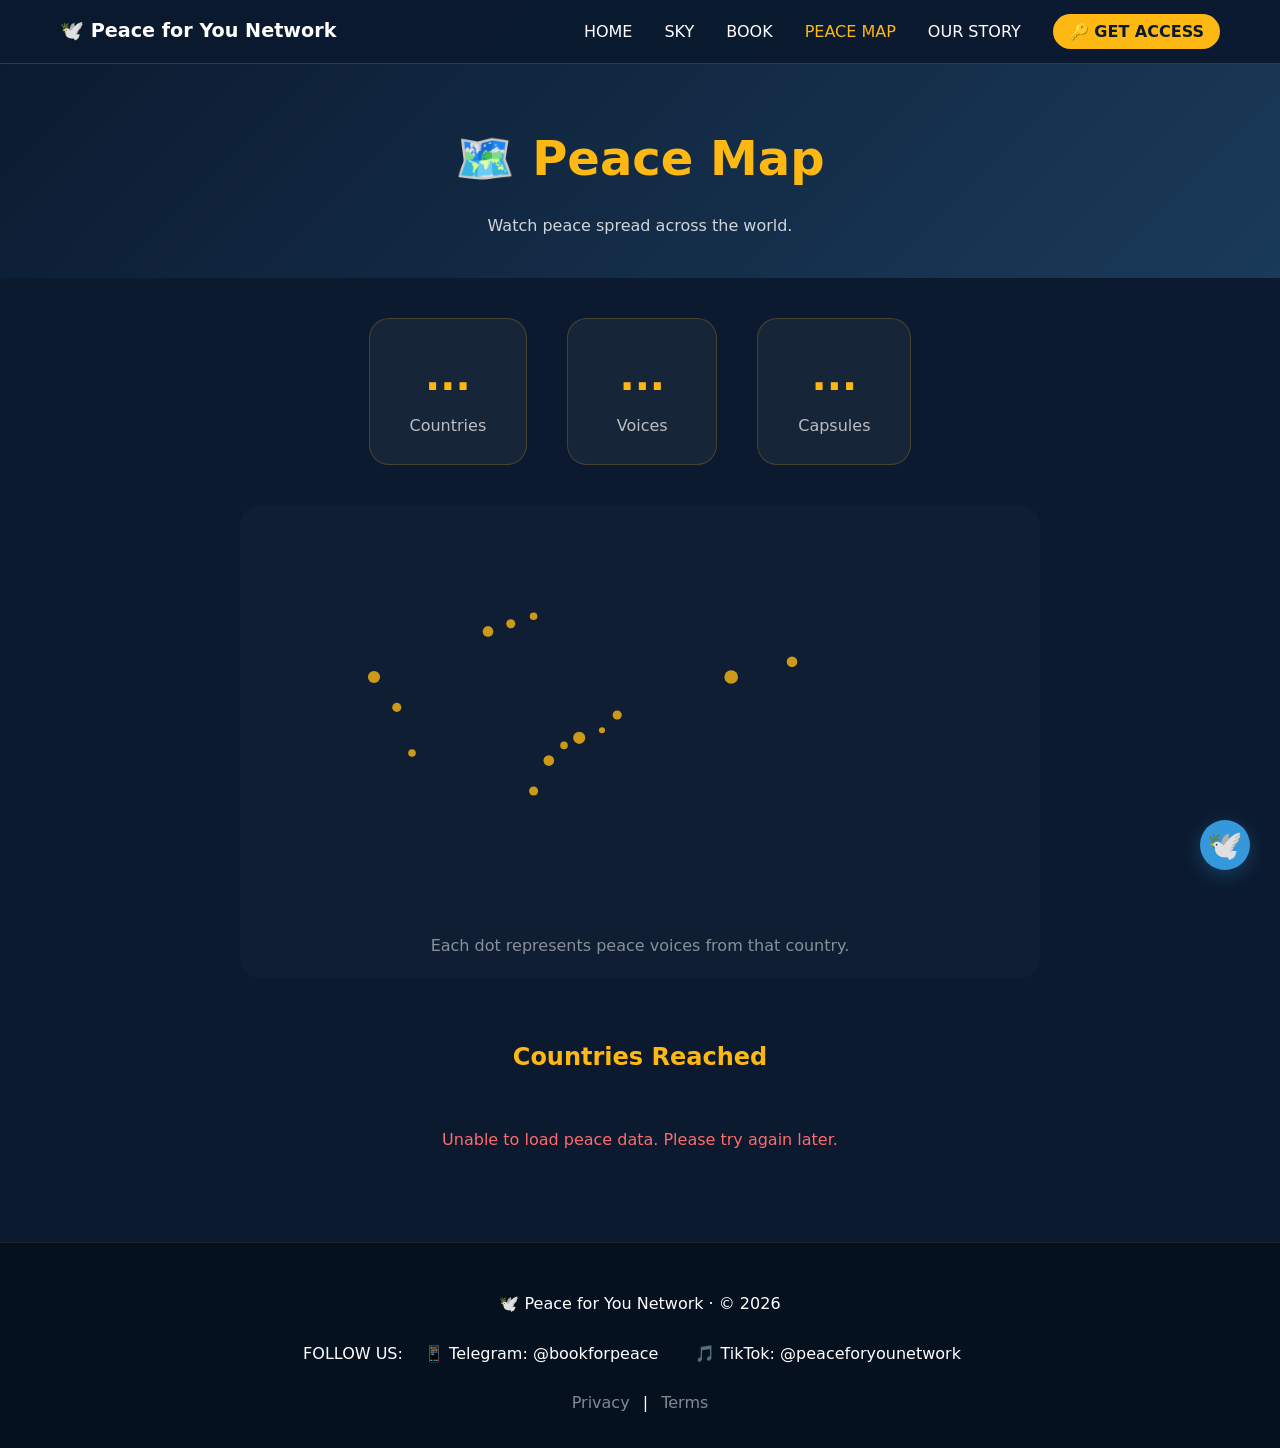
<file: peace-map.html>
<!DOCTYPE html>
<html lang="en">
<head>
    <meta charset="UTF-8">
    <meta name="viewport" content="width=device-width, initial-scale=1.0">
    <title>Peace Map - Peace for You Network</title>
    <link rel="stylesheet" href="style.css">
    <style>
        .map-header {
            text-align: center;
            padding: 120px 20px 40px;
            background: linear-gradient(135deg, #0B1A2F, #1a3a5a);
        }
        .map-title {
            font-size: 3rem;
            color: #FDB813;
            margin-bottom: 1rem;
        }
        .map-stats {
            display: flex;
            justify-content: center;
            gap: 40px;
            margin: 40px 20px;
            flex-wrap: wrap;
        }
        .stat-card {
            background: rgba(255,255,255,0.05);
            border: 1px solid rgba(253,184,19,0.2);
            border-radius: 20px;
            padding: 25px 40px;
            text-align: center;
            min-width: 150px;
        }
        .stat-number {
            font-size: 2.5rem;
            color: #FDB813;
            font-weight: bold;
        }
        .stat-label {
            color: rgba(255,255,255,0.7);
            margin-top: 5px;
        }
        .world-map {
            max-width: 800px;
            margin: 40px auto;
            padding: 20px;
            background: #0F1E33;
            border-radius: 20px;
            text-align: center;
        }
        .map-svg {
            width: 100%;
            height: auto;
        }
        .country-list {
            max-width: 600px;
            margin: 40px auto;
            padding: 20px;
        }
        .country-item {
            display: flex;
            justify-content: space-between;
            padding: 12px;
            border-bottom: 1px solid rgba(253,184,19,0.1);
        }
        .country-name {
            color: white;
            font-weight: 500;
        }
        .country-count {
            background: #FDB813;
            color: #0B1A2F;
            padding: 3px 12px;
            border-radius: 20px;
            font-weight: 600;
        }
        .loading {
            text-align: center;
            padding: 30px;
            color: #FDB813;
        }
        .error {
            text-align: center;
            padding: 30px;
            color: #ff6b6b;
        }
    </style>
</head>
<body>
    <nav class="navbar">
        <div class="nav-container">
            <div class="logo">
                <span class="logo-text">🕊️ Peace for You Network</span>
            </div>
            <ul class="nav-menu">
                <li><a href="index.html">HOME</a></li>
                <li><a href="sky.html">SKY</a></li>
                <li><a href="book.html">BOOK</a></li>
                <li><a href="peace-map.html" class="active">PEACE MAP</a></li>
                <li><a href="our-story.html">OUR STORY</a></li>
                <li><a href="#" class="access-btn">🔑 GET ACCESS</a></li>
            </ul>
        </div>
    </nav>

    <header class="map-header">
        <h1 class="map-title">🗺️ Peace Map</h1>
        <p style="color: rgba(255,255,255,0.8);">Watch peace spread across the world.</p>
    </header>

    <div class="map-stats" id="statsContainer">
        <div class="stat-card">
            <div class="stat-number" id="totalCountries">...</div>
            <div class="stat-label">Countries</div>
        </div>
        <div class="stat-card">
            <div class="stat-number" id="totalVoices">...</div>
            <div class="stat-label">Voices</div>
        </div>
        <div class="stat-card">
            <div class="stat-number" id="totalCapsules">...</div>
            <div class="stat-label">Capsules</div>
        </div>
    </div>

    <div class="world-map">
        <svg class="map-svg" viewBox="0 0 1000 500">
            <!-- Africa -->
            <circle cx="420" cy="280" r="8" fill="#FDB813" opacity="0.8" class="country-dot" data-country="Ethiopia"/>
            <circle cx="470" cy="250" r="6" fill="#FDB813" opacity="0.8" class="country-dot" data-country="Kenya"/>
            <circle cx="380" cy="310" r="7" fill="#FDB813" opacity="0.8" class="country-dot" data-country="Nigeria"/>
            <circle cx="400" cy="290" r="5" fill="#FDB813" opacity="0.8" class="country-dot" data-country="Ghana"/>
            <circle cx="360" cy="350" r="6" fill="#FDB813" opacity="0.8" class="country-dot" data-country="South Africa"/>
            <circle cx="450" cy="270" r="4" fill="#FDB813" opacity="0.8" class="country-dot" data-country="Tanzania"/>
            
            <!-- Asia -->
            <circle cx="620" cy="200" r="9" fill="#FDB813" opacity="0.8" class="country-dot" data-country="India"/>
            <circle cx="700" cy="180" r="7" fill="#FDB813" opacity="0.8" class="country-dot" data-country="Japan"/>
            
            <!-- Europe -->
            <circle cx="300" cy="140" r="7" fill="#FDB813" opacity="0.8" class="country-dot" data-country="UK"/>
            <circle cx="330" cy="130" r="6" fill="#FDB813" opacity="0.8" class="country-dot" data-country="France"/>
            <circle cx="360" cy="120" r="5" fill="#FDB813" opacity="0.8" class="country-dot" data-country="Germany"/>
            
            <!-- Americas -->
            <circle cx="150" cy="200" r="8" fill="#FDB813" opacity="0.8" class="country-dot" data-country="USA"/>
            <circle cx="180" cy="240" r="6" fill="#FDB813" opacity="0.8" class="country-dot" data-country="Mexico"/>
            <circle cx="200" cy="300" r="5" fill="#FDB813" opacity="0.8" class="country-dot" data-country="Brazil"/>
        </svg>
        <p style="color: rgba(255,255,255,0.5); margin-top: 20px;">Each dot represents peace voices from that country.</p>
    </div>

    <div class="country-list">
        <h2 style="color: #FDB813; text-align: center; margin-bottom: 20px;">Countries Reached</h2>
        <div id="countriesContainer">
            <div class="loading">Loading peace data...</div>
        </div>
    </div>

    <div class="ai-guide" id="aiGuide">
        <div class="guide-icon">🕊️</div>
    </div>

    <footer class="footer">
        <div class="container">
            <div class="footer-content">
                <div class="footer-logo">🕊️ Peace for You Network · © 2026</div>
                <div class="footer-social">
                    <span>FOLLOW US:</span>
                    <a href="https://t.me/bookforpeace">📱 Telegram: @bookforpeace</a>
                    <a href="https://tiktok.com/@peaceforyounetwork">🎵 TikTok: @peaceforyounetwork</a>
                </div>
                <div class="footer-links">
                    <a href="privacy.html">Privacy</a> | <a href="terms.html">Terms</a>
                </div>
            </div>
        </div>
    </footer>

    <script src="sky.js"></script>
    <script>
        // AI Peace Guide with Hugging Face
        document.getElementById('aiGuide').onclick = async () => {
            const question = prompt('🕊️ Ask the Peace Guide (or press OK for a blessing):', 'give me peace');
            if (question === null) return;
            
            try {
                const response = await fetch('https://peaceai.bookforpeace.workers.dev', {
                    method: 'POST',
                    headers: { 'Content-Type': 'application/json' },
                    body: JSON.stringify({ 
                        question: question,
                        language: 'en'
                    })
                });
                
                const result = await response.json();
                
                if (result.success) {
                    alert('🕊️ Peace Guide says:\n\n"' + result.response + '"');
                } else {
                    alert('🕊️ Peace be with you.');
                }
            } catch (error) {
                alert('🕊️ Peace begins with you.');
            }
        };

        // Fetch real data from database
        async function loadPeaceMapData() {
            try {
                const response = await fetch('https://peaceforyou.bookforpeace.workers.dev');
                const result = await response.json();
                
                if (result.success && result.data.length > 0) {
                    const tokens = result.data;
                    const countries = {};
                    let totalVoices = tokens.length;
                    let totalCapsules = tokens.filter(t => t.type === 'capsule').length;
                    
                    tokens.forEach(token => {
                        if (token.country) {
                            countries[token.country] = (countries[token.country] || 0) + 1;
                        }
                    });
                    
                    const totalCountries = Object.keys(countries).length;
                    
                    document.getElementById('totalCountries').textContent = totalCountries;
                    document.getElementById('totalVoices').textContent = totalVoices;
                    document.getElementById('totalCapsules').textContent = totalCapsules;
                    
                    const countriesContainer = document.getElementById('countriesContainer');
                    countriesContainer.innerHTML = '';
                    
                    const sortedCountries = Object.entries(countries)
                        .sort((a, b) => b[1] - a[1]);
                    
                    sortedCountries.forEach(([country, count]) => {
                        const countryItem = document.createElement('div');
                        countryItem.className = 'country-item';
                        countryItem.innerHTML = `
                            <span class="country-name">${country}</span>
                            <span class="country-count">${count}</span>
                        `;
                        countriesContainer.appendChild(countryItem);
                    });
                    
                } else {
                    document.getElementById('countriesContainer').innerHTML = 
                        '<div class="error">No peace data yet. Be the first to share!</div>';
                }
            } catch (error) {
                console.error('Error loading map data:', error);
                document.getElementById('countriesContainer').innerHTML = 
                    '<div class="error">Unable to load peace data. Please try again later.</div>';
            }
        }

        // Load data when page loads
        loadPeaceMapData();

        // Refresh every 30 seconds
        setInterval(loadPeaceMapData, 30000);
    </script>
</body>
</html>
</file>
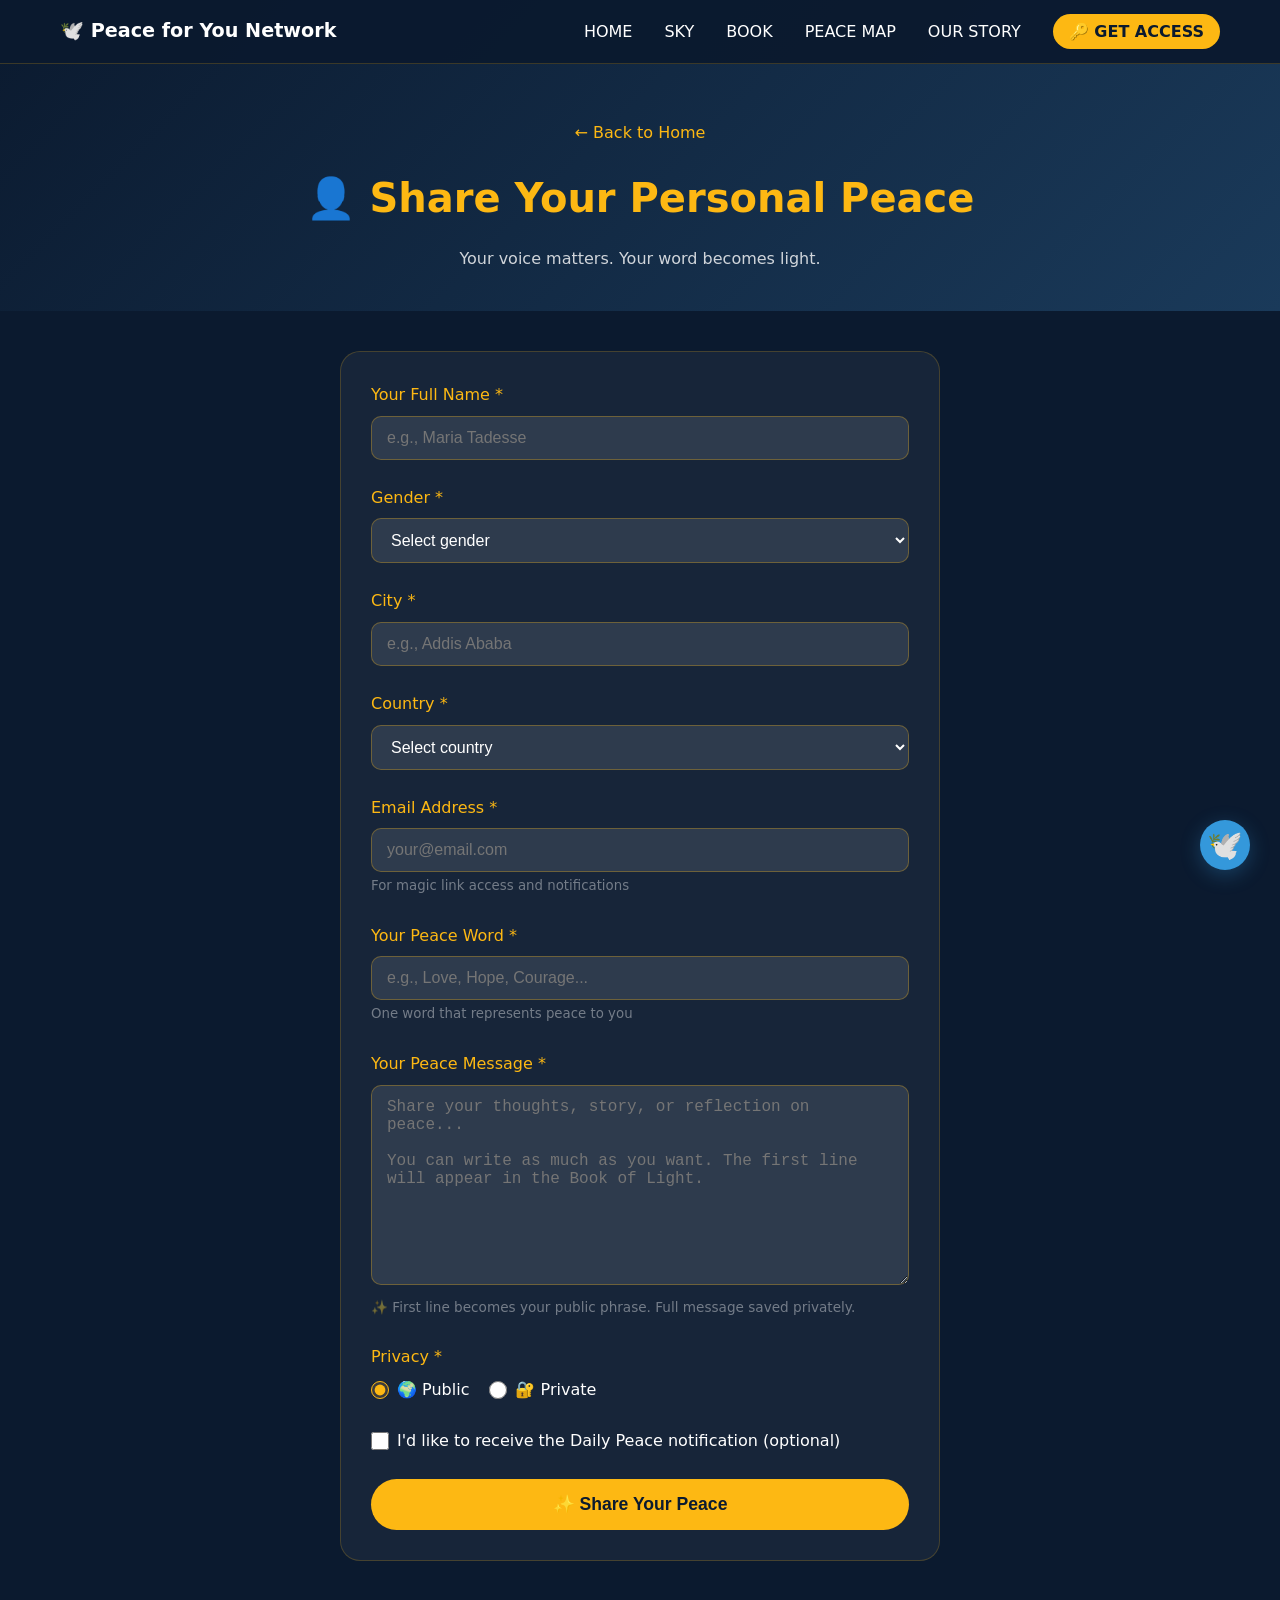
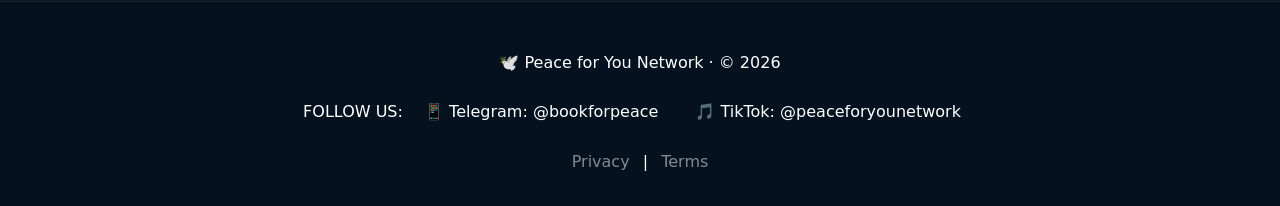
<file: personal-form.html>
<!DOCTYPE html>
<html lang="en">
<head>
    <meta charset="UTF-8">
    <meta name="viewport" content="width=device-width, initial-scale=1.0">
    <title>Personal Peace - Peace for You Network</title>
    <link rel="stylesheet" href="style.css">
    <style>
        .form-header {
            text-align: center;
            padding: 120px 20px 40px;
            background: linear-gradient(135deg, #0B1A2F, #1a3a5a);
        }
        .form-title {
            font-size: 2.5rem;
            color: #FDB813;
            margin-bottom: 1rem;
        }
        .form-container {
            max-width: 600px;
            margin: 40px auto;
            padding: 30px;
            background: rgba(255,255,255,0.05);
            border: 1px solid rgba(253,184,19,0.2);
            border-radius: 20px;
        }
        .form-group {
            margin-bottom: 25px;
        }
        .form-label {
            display: block;
            color: #FDB813;
            margin-bottom: 8px;
            font-weight: 500;
        }
        .form-input, .form-select, .form-textarea {
            width: 100%;
            padding: 12px 15px;
            background: rgba(255,255,255,0.1);
            border: 1px solid rgba(253,184,19,0.3);
            border-radius: 10px;
            color: white;
            font-size: 1rem;
        }
        .form-textarea {
            min-height: 200px;
            resize: vertical;
        }
        .form-input:focus, .form-select:focus, .form-textarea:focus {
            outline: none;
            border-color: #FDB813;
        }
        .form-select option {
            background: #0B1A2F;
            color: white;
        }
        .radio-group {
            display: flex;
            gap: 20px;
            margin-top: 8px;
        }
        .radio-option {
            display: flex;
            align-items: center;
            gap: 8px;
            color: white;
        }
        .radio-option input {
            width: 18px;
            height: 18px;
            accent-color: #FDB813;
        }
        .form-submit {
            background: #FDB813;
            color: #0B1A2F;
            border: none;
            padding: 15px 30px;
            border-radius: 40px;
            font-size: 1.1rem;
            font-weight: 600;
            cursor: pointer;
            width: 100%;
            transition: all 0.3s;
        }
        .form-submit:hover {
            transform: translateY(-2px);
            box-shadow: 0 10px 25px rgba(253,184,19,0.3);
        }
        .form-submit:disabled {
            opacity: 0.5;
            cursor: not-allowed;
        }
        .back-link {
            display: inline-block;
            margin-bottom: 20px;
            color: #FDB813;
            text-decoration: none;
        }
        .back-link:hover {
            text-decoration: underline;
        }
        .message {
            padding: 15px;
            border-radius: 10px;
            margin-bottom: 20px;
            display: none;
        }
        .message.success {
            background: rgba(0,255,0,0.1);
            border: 1px solid #00FF00;
            color: #00FF00;
            display: block;
        }
        .message.error {
            background: rgba(255,0,0,0.1);
            border: 1px solid #FF0000;
            color: #FF0000;
            display: block;
        }
        .char-hint {
            color: rgba(255,255,255,0.4);
            font-size: 0.85rem;
            margin-top: 5px;
        }
    </style>
</head>
<body>
    <nav class="navbar">
        <div class="nav-container">
            <div class="logo">
                <span class="logo-text">🕊️ Peace for You Network</span>
            </div>
            <ul class="nav-menu">
                <li><a href="index.html">HOME</a></li>
                <li><a href="sky.html">SKY</a></li>
                <li><a href="book.html">BOOK</a></li>
                <li><a href="peace-map.html">PEACE MAP</a></li>
                <li><a href="our-story.html">OUR STORY</a></li>
                <li><a href="#" class="access-btn">🔑 GET ACCESS</a></li>
            </ul>
        </div>
    </nav>

    <header class="form-header">
        <a href="index.html" class="back-link">← Back to Home</a>
        <h1 class="form-title">👤 Share Your Personal Peace</h1>
        <p style="color: rgba(255,255,255,0.8);">Your voice matters. Your word becomes light.</p>
    </header>

    <main class="form-container">
        <div id="message" class="message"></div>
        
        <form id="peaceForm">
            <div class="form-group">
                <label class="form-label">Your Full Name *</label>
                <input type="text" class="form-input" id="fullName" required placeholder="e.g., Maria Tadesse">
            </div>

            <div class="form-group">
                <label class="form-label">Gender *</label>
                <select class="form-select" id="gender" required>
                    <option value="">Select gender</option>
                    <option value="Male">Male</option>
                    <option value="Female">Female</option>
                </select>
            </div>

            <div class="form-group">
                <label class="form-label">City *</label>
                <input type="text" class="form-input" id="city" required placeholder="e.g., Addis Ababa">
            </div>

            <div class="form-group">
                <label class="form-label">Country *</label>
                <select class="form-select" id="country" required>
                    <option value="">Select country</option>
                    <option value="Ethiopia">🇪🇹 Ethiopia</option>
                    <option value="Kenya">🇰🇪 Kenya</option>
                    <option value="Nigeria">🇳🇬 Nigeria</option>
                    <option value="Ghana">🇬🇭 Ghana</option>
                    <option value="South Africa">🇿🇦 South Africa</option>
                    <option value="Tanzania">🇹🇿 Tanzania</option>
                    <option value="Uganda">🇺🇬 Uganda</option>
                    <option value="Rwanda">🇷🇼 Rwanda</option>
                    <option value="India">🇮🇳 India</option>
                    <option value="USA">🇺🇸 United States</option>
                    <option value="UK">🇬🇧 United Kingdom</option>
                    <option value="Other">🌍 Other</option>
                </select>
            </div>

            <div class="form-group">
                <label class="form-label">Email Address *</label>
                <input type="email" class="form-input" id="email" required placeholder="your@email.com">
                <small style="color: rgba(255,255,255,0.4);">For magic link access and notifications</small>
            </div>

            <div class="form-group">
                <label class="form-label">Your Peace Word *</label>
                <input type="text" class="form-input" id="word" required placeholder="e.g., Love, Hope, Courage...">
                <small style="color: rgba(255,255,255,0.4);">One word that represents peace to you</small>
            </div>

            <!-- NEW: Long Message Field -->
            <div class="form-group">
                <label class="form-label">Your Peace Message *</label>
                <textarea class="form-textarea" id="peaceMessage" required placeholder="Share your thoughts, story, or reflection on peace...&#10;&#10;You can write as much as you want. The first line will appear in the Book of Light."></textarea>
                <div class="char-hint">✨ First line becomes your public phrase. Full message saved privately.</div>
            </div>

            <div class="form-group">
                <label class="form-label">Privacy *</label>
                <div class="radio-group">
                    <label class="radio-option">
                        <input type="radio" name="privacy" value="public" checked> 🌍 Public
                    </label>
                    <label class="radio-option">
                        <input type="radio" name="privacy" value="private"> 🔐 Private
                    </label>
                </div>
            </div>

            <div class="form-group">
                <label class="radio-option">
                    <input type="checkbox" id="emailConsent"> 
                    <span>I'd like to receive the Daily Peace notification (optional)</span>
                </label>
            </div>

            <button type="submit" class="form-submit" id="submitBtn">✨ Share Your Peace</button>
        </form>
    </main>

    <div class="ai-guide" id="aiGuide">
        <div class="guide-icon">🕊️</div>
    </div>

    <footer class="footer">
        <div class="container">
            <div class="footer-content">
                <div class="footer-logo">🕊️ Peace for You Network · © 2026</div>
                <div class="footer-social">
                    <span>FOLLOW US:</span>
                    <a href="https://t.me/bookforpeace">📱 Telegram: @bookforpeace</a>
                    <a href="https://tiktok.com/@peaceforyounetwork">🎵 TikTok: @peaceforyounetwork</a>
                </div>
                <div class="footer-links">
                    <a href="privacy.html">Privacy</a> | <a href="terms.html">Terms</a>
                </div>
            </div>
        </div>
    </footer>

    <script src="sky.js"></script>
    <script>
        // Google Sheets Web App URL
        const SHEETS_URL = 'https://script.google.com/macros/s/AKfycbwiSpGnPQBeFIlKsAoAXJsPyImZaCi335MJzwrEXA9erD9wJ-HJzPcxrqYqy-HDWUDecg/exec';
        
        // Helper: Extract first sentence from message
        function extractShortPhrase(message) {
            if (!message) return '';
            const firstLine = message.split('\n')[0].trim();
            const firstSentence = firstLine.split(/[.!?]/)[0].trim();
            return firstSentence || firstLine.substring(0, 100);
        }

        // AI Peace Guide
        document.getElementById('aiGuide').onclick = async () => {
            const question = prompt('🕊️ Ask the Peace Guide (or press OK for a blessing):', 'give me peace');
            if (question === null) return;
            
            try {
                const response = await fetch('https://peaceai.bookforpeace.workers.dev', {
                    method: 'POST',
                    headers: { 'Content-Type': 'application/json' },
                    body: JSON.stringify({ question: question, language: 'en' })
                });
                
                const result = await response.json();
                if (result.success) {
                    alert('🕊️ Peace Guide says:\n\n"' + result.response + '"');
                } else {
                    alert('🕊️ Peace be with you.');
                }
            } catch (error) {
                alert('🕊️ Peace begins with you.');
            }
        };

        // Form submission
        document.getElementById('peaceForm').addEventListener('submit', async function(e) {
            e.preventDefault();
            
            const submitBtn = document.getElementById('submitBtn');
            const originalText = submitBtn.textContent;
            const messageDiv = document.getElementById('message');
            
            submitBtn.textContent = 'Sharing...';
            submitBtn.disabled = true;
            messageDiv.style.display = 'none';
            
            const fullMessage = document.getElementById('peaceMessage').value;
            const shortPhrase = extractShortPhrase(fullMessage);
            
            const formData = {
                type: 'personal',
                full_name: document.getElementById('fullName').value,
                gender: document.getElementById('gender').value,
                city: document.getElementById('city').value,
                country: document.getElementById('country').value,
                email: document.getElementById('email').value,
                word: document.getElementById('word').value,
                privacy: document.querySelector('input[name="privacy"]:checked').value,
                email_consent: document.getElementById('emailConsent')?.checked || false,
                // New fields
                fullMessage: fullMessage,
                shortPhrase: shortPhrase
            };

            try {
                // 1. Submit to your main worker
                const workerResponse = await fetch('https://peaceforyou.bookforpeace.workers.dev', {
                    method: 'POST',
                    headers: { 'Content-Type': 'application/json' },
                    body: JSON.stringify(formData)
                });
                
                const workerResult = await workerResponse.json();
                
                // 2. Also submit to Google Sheets (backup)
                try {
                    await fetch(SHEETS_URL, {
                        method: 'POST',
                        headers: { 'Content-Type': 'application/json' },
                        body: JSON.stringify({
                            type: formData.type,
                            name: formData.full_name,
                            email: formData.email,
                            city: formData.city,
                            country: formData.country,
                            word: formData.word,
                            fullMessage: fullMessage,
                            shortPhrase: shortPhrase,
                            id: workerResult.id || 'pending'
                        })
                    });
                } catch (sheetsError) {
                    console.log('Sheets backup failed, but worker succeeded');
                }
                
                if (workerResult.success) {
                    messageDiv.className = 'message success';
                    messageDiv.textContent = '✅ Your peace has been shared! Redirecting...';
                    messageDiv.style.display = 'block';
                    
                    setTimeout(() => {
                        window.location.href = 'book.html';
                    }, 2000);
                } else {
                    throw new Error(workerResult.error || 'Unknown error');
                }
                
            } catch (error) {
                messageDiv.className = 'message error';
                messageDiv.textContent = '❌ Error: ' + error.message;
                messageDiv.style.display = 'block';
                
                submitBtn.textContent = originalText;
                submitBtn.disabled = false;
            }
        });
    </script>
</body>
</html>
</file>
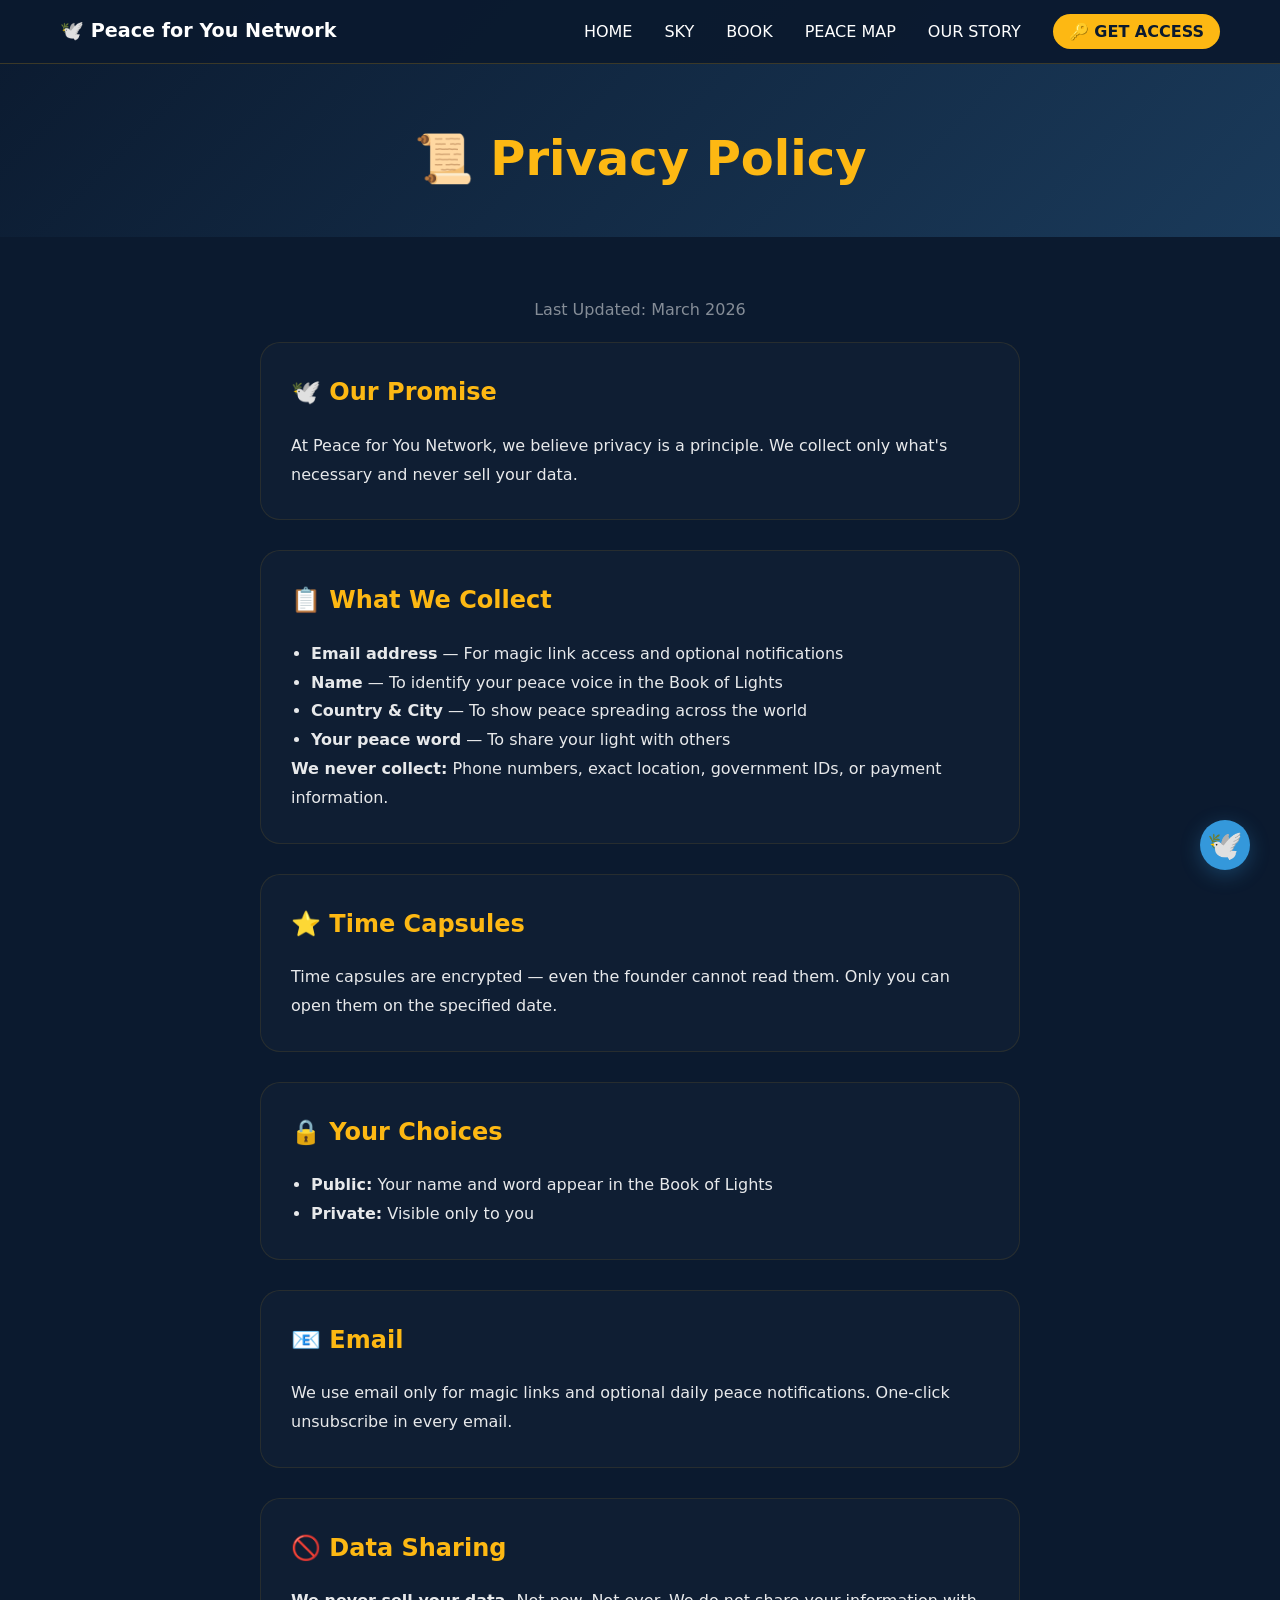
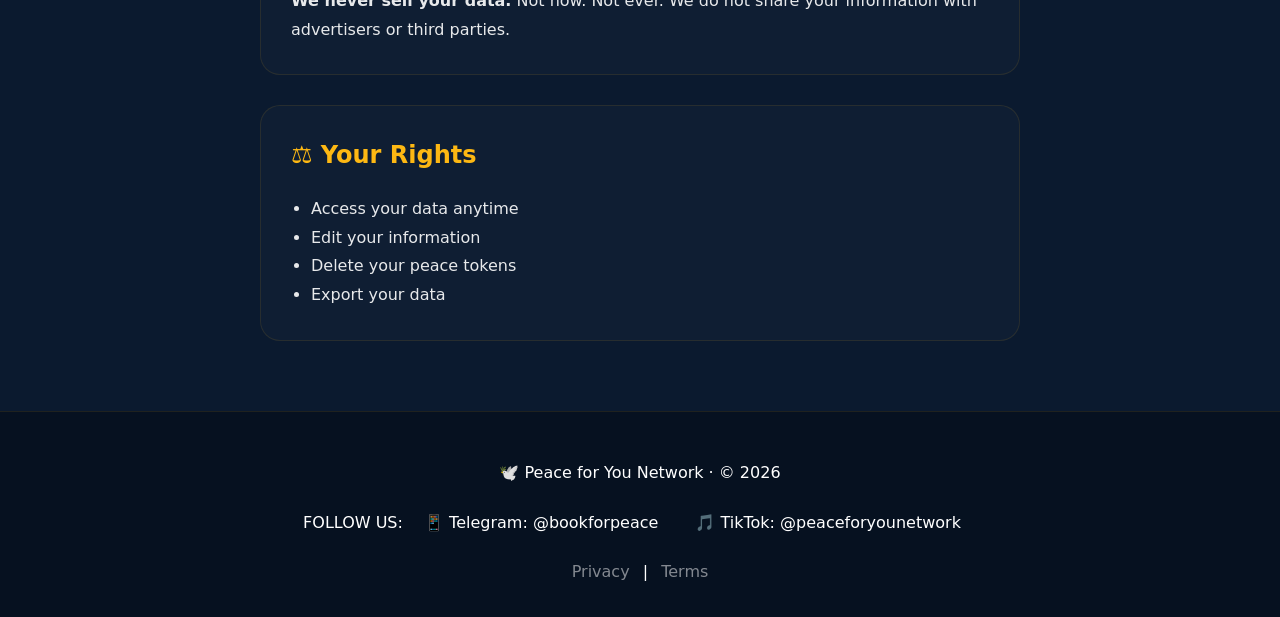
<file: privacy.html>
<!DOCTYPE html>
<html lang="en">
<head>
    <meta charset="UTF-8">
    <meta name="viewport" content="width=device-width, initial-scale=1.0">
    <title>Privacy Policy - Peace for You Network</title>
    <link rel="stylesheet" href="style.css">
    <style>
        .privacy-header {
            text-align: center;
            padding: 120px 20px 40px;
            background: linear-gradient(135deg, #0B1A2F, #1a3a5a);
        }
        .privacy-title {
            font-size: 3rem;
            color: #FDB813;
        }
        .privacy-content {
            max-width: 800px;
            margin: 0 auto;
            padding: 40px 20px;
        }
        .policy-section {
            background: rgba(255,255,255,0.02);
            border: 1px solid rgba(253,184,19,0.1);
            border-radius: 20px;
            padding: 30px;
            margin-bottom: 30px;
        }
        .policy-section h2 {
            color: #FDB813;
            margin-bottom: 20px;
        }
        .policy-section p, .policy-section li {
            color: rgba(255,255,255,0.9);
            line-height: 1.8;
        }
        .policy-section ul {
            margin-left: 20px;
        }
        .last-updated {
            text-align: center;
            color: rgba(255,255,255,0.5);
            margin: 20px 0;
        }
    </style>
</head>
<body>
    <nav class="navbar">
        <div class="nav-container">
            <div class="logo">
                <span class="logo-text">🕊️ Peace for You Network</span>
            </div>
            <ul class="nav-menu">
                <li><a href="index.html">HOME</a></li>
                <li><a href="sky.html">SKY</a></li>
                <li><a href="book.html">BOOK</a></li>
                <li><a href="peace-map.html">PEACE MAP</a></li>
                <li><a href="our-story.html">OUR STORY</a></li>
                <li><a href="#" class="access-btn">🔑 GET ACCESS</a></li>
            </ul>
        </div>
    </nav>

    <header class="privacy-header">
        <h1 class="privacy-title">📜 Privacy Policy</h1>
    </header>

    <main class="privacy-content">
        <div class="last-updated">Last Updated: March 2026</div>

        <section class="policy-section">
            <h2>🕊️ Our Promise</h2>
            <p>At Peace for You Network, we believe privacy is a principle. We collect only what's necessary and never sell your data.</p>
        </section>

        <section class="policy-section">
            <h2>📋 What We Collect</h2>
            <ul>
                <li><strong>Email address</strong> — For magic link access and optional notifications</li>
                <li><strong>Name</strong> — To identify your peace voice in the Book of Lights</li>
                <li><strong>Country & City</strong> — To show peace spreading across the world</li>
                <li><strong>Your peace word</strong> — To share your light with others</li>
            </ul>
            <p><strong>We never collect:</strong> Phone numbers, exact location, government IDs, or payment information.</p>
        </section>

        <section class="policy-section">
            <h2>⭐ Time Capsules</h2>
            <p>Time capsules are encrypted — even the founder cannot read them. Only you can open them on the specified date.</p>
        </section>

        <section class="policy-section">
            <h2>🔒 Your Choices</h2>
            <ul>
                <li><strong>Public:</strong> Your name and word appear in the Book of Lights</li>
                <li><strong>Private:</strong> Visible only to you</li>
            </ul>
        </section>

        <section class="policy-section">
            <h2>📧 Email</h2>
            <p>We use email only for magic links and optional daily peace notifications. One-click unsubscribe in every email.</p>
        </section>

        <section class="policy-section">
            <h2>🚫 Data Sharing</h2>
            <p><strong>We never sell your data.</strong> Not now. Not ever. We do not share your information with advertisers or third parties.</p>
        </section>

        <section class="policy-section">
            <h2>⚖️ Your Rights</h2>
            <ul>
                <li>Access your data anytime</li>
                <li>Edit your information</li>
                <li>Delete your peace tokens</li>
                <li>Export your data</li>
            </ul>
        </section>
    </main>

    <div class="ai-guide" id="aiGuide">
        <div class="guide-icon">🕊️</div>
    </div>

    <footer class="footer">
        <div class="container">
            <div class="footer-content">
                <div class="footer-logo">🕊️ Peace for You Network · © 2026</div>
                <div class="footer-social">
                    <span>FOLLOW US:</span>
                    <a href="https://t.me/bookforpeace">📱 Telegram: @bookforpeace</a>
                    <a href="https://tiktok.com/@peaceforyounetwork">🎵 TikTok: @peaceforyounetwork</a>
                </div>
                <div class="footer-links">
                    <a href="privacy.html" class="active">Privacy</a> | <a href="terms.html">Terms</a>
                </div>
            </div>
        </div>
    </footer>

    <script src="sky.js"></script>
    <script>
        // AI Peace Guide with Hugging Face
        document.getElementById('aiGuide').onclick = async () => {
            const question = prompt('🕊️ Ask the Peace Guide (or press OK for a blessing):', 'give me peace');
            if (question === null) return;
            
            try {
                const response = await fetch('https://peaceai.bookforpeace.workers.dev', {
                    method: 'POST',
                    headers: { 'Content-Type': 'application/json' },
                    body: JSON.stringify({ 
                        question: question,
                        language: 'en'
                    })
                });
                
                const result = await response.json();
                
                if (result.success) {
                    alert('🕊️ Peace Guide says:\n\n"' + result.response + '"');
                } else {
                    alert('🕊️ Peace be with you.');
                }
            } catch (error) {
                alert('🕊️ Peace begins with you.');
            }
        };
    </script>
</body>
</html>
</file>
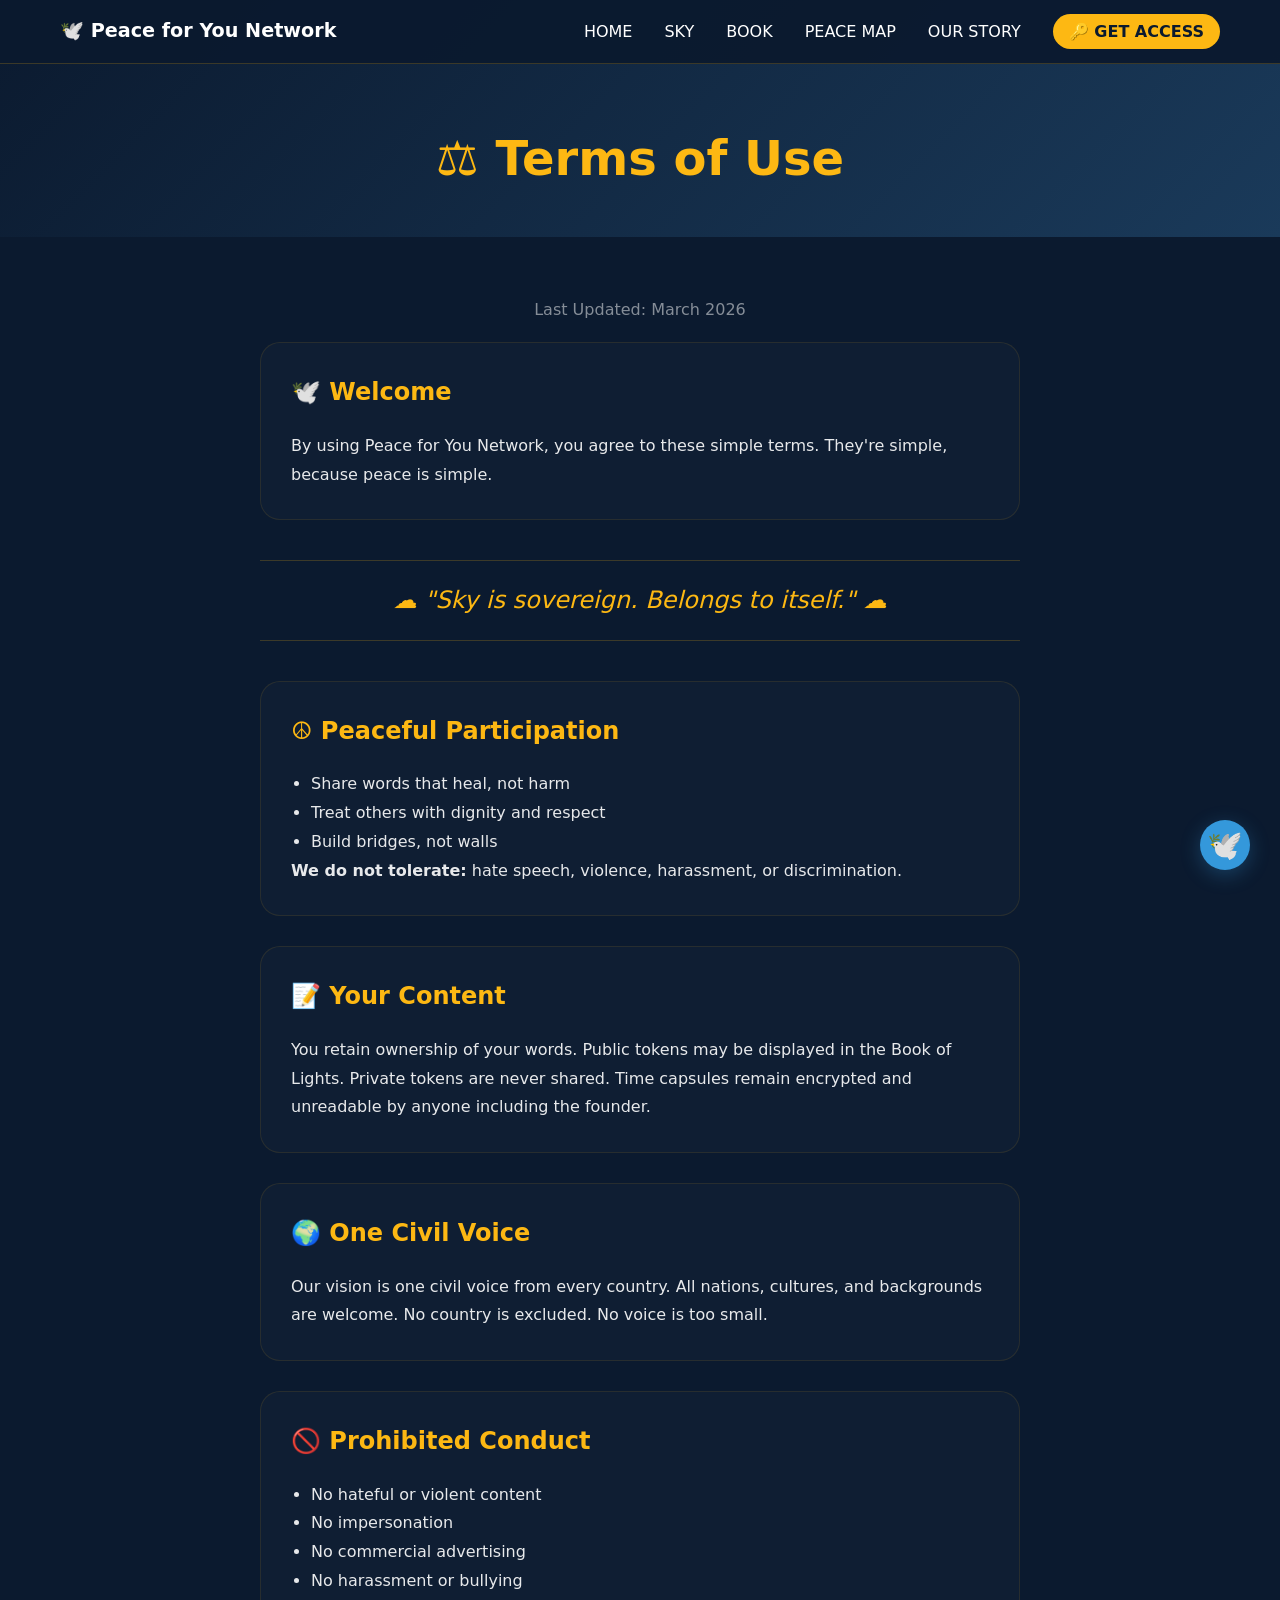
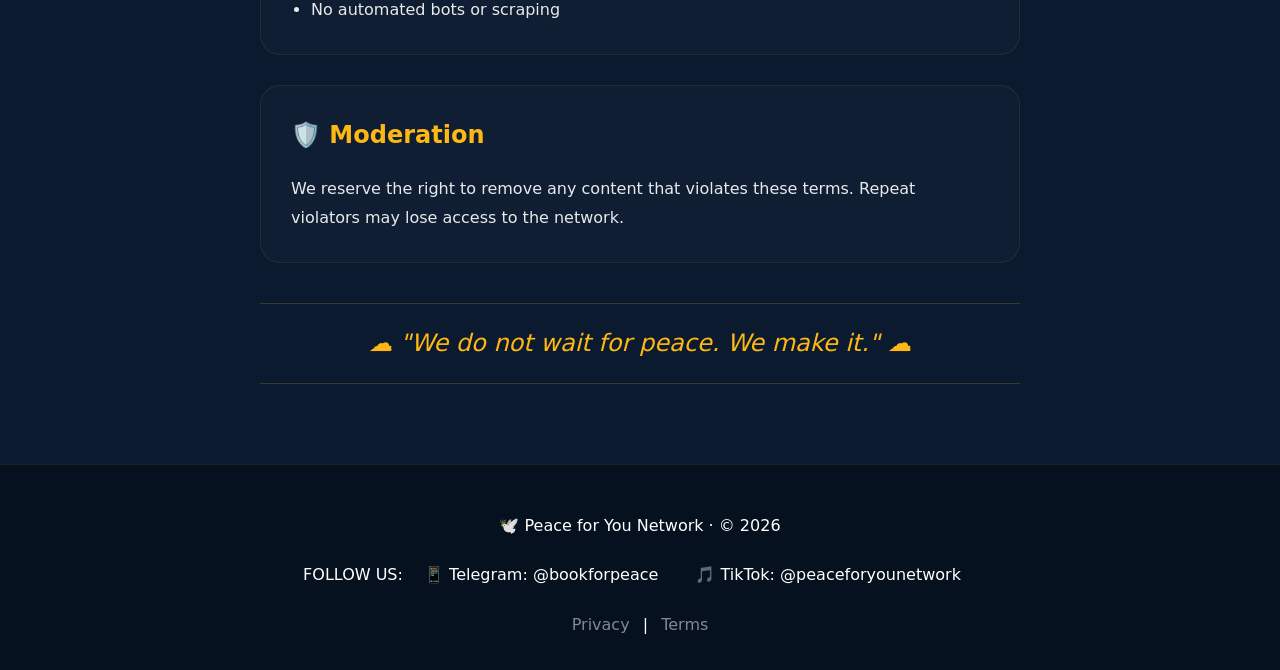
<file: terms.html>
<!DOCTYPE html>
<html lang="en">
<head>
    <meta charset="UTF-8">
    <meta name="viewport" content="width=device-width, initial-scale=1.0">
    <title>Terms of Use - Peace for You Network</title>
    <link rel="stylesheet" href="style.css">
    <style>
        .terms-header {
            text-align: center;
            padding: 120px 20px 40px;
            background: linear-gradient(135deg, #0B1A2F, #1a3a5a);
        }
        .terms-title {
            font-size: 3rem;
            color: #FDB813;
        }
        .terms-content {
            max-width: 800px;
            margin: 0 auto;
            padding: 40px 20px;
        }
        .terms-section {
            background: rgba(255,255,255,0.02);
            border: 1px solid rgba(253,184,19,0.1);
            border-radius: 20px;
            padding: 30px;
            margin-bottom: 30px;
        }
        .terms-section h2 {
            color: #FDB813;
            margin-bottom: 20px;
        }
        .terms-section p, .terms-section li {
            color: rgba(255,255,255,0.9);
            line-height: 1.8;
        }
        .terms-section ul {
            margin-left: 20px;
        }
        .sky-quote {
            text-align: center;
            font-size: 1.5rem;
            color: #FDB813;
            font-style: italic;
            margin: 40px 0;
            padding: 20px;
            border-top: 1px solid rgba(253,184,19,0.2);
            border-bottom: 1px solid rgba(253,184,19,0.2);
        }
        .last-updated {
            text-align: center;
            color: rgba(255,255,255,0.5);
            margin: 20px 0;
        }
    </style>
</head>
<body>
    <nav class="navbar">
        <div class="nav-container">
            <div class="logo">
                <span class="logo-text">🕊️ Peace for You Network</span>
            </div>
            <ul class="nav-menu">
                <li><a href="index.html">HOME</a></li>
                <li><a href="sky.html">SKY</a></li>
                <li><a href="book.html">BOOK</a></li>
                <li><a href="peace-map.html">PEACE MAP</a></li>
                <li><a href="our-story.html">OUR STORY</a></li>
                <li><a href="#" class="access-btn">🔑 GET ACCESS</a></li>
            </ul>
        </div>
    </nav>

    <header class="terms-header">
        <h1 class="terms-title">⚖️ Terms of Use</h1>
    </header>

    <main class="terms-content">
        <div class="last-updated">Last Updated: March 2026</div>

        <section class="terms-section">
            <h2>🕊️ Welcome</h2>
            <p>By using Peace for You Network, you agree to these simple terms. They're simple, because peace is simple.</p>
        </section>

        <div class="sky-quote">☁️ "Sky is sovereign. Belongs to itself." ☁️</div>

        <section class="terms-section">
            <h2>☮️ Peaceful Participation</h2>
            <ul>
                <li>Share words that heal, not harm</li>
                <li>Treat others with dignity and respect</li>
                <li>Build bridges, not walls</li>
            </ul>
            <p><strong>We do not tolerate:</strong> hate speech, violence, harassment, or discrimination.</p>
        </section>

        <section class="terms-section">
            <h2>📝 Your Content</h2>
            <p>You retain ownership of your words. Public tokens may be displayed in the Book of Lights. Private tokens are never shared. Time capsules remain encrypted and unreadable by anyone including the founder.</p>
        </section>

        <section class="terms-section">
            <h2>🌍 One Civil Voice</h2>
            <p>Our vision is one civil voice from every country. All nations, cultures, and backgrounds are welcome. No country is excluded. No voice is too small.</p>
        </section>

        <section class="terms-section">
            <h2>🚫 Prohibited Conduct</h2>
            <ul>
                <li>No hateful or violent content</li>
                <li>No impersonation</li>
                <li>No commercial advertising</li>
                <li>No harassment or bullying</li>
                <li>No automated bots or scraping</li>
            </ul>
        </section>

        <section class="terms-section">
            <h2>🛡️ Moderation</h2>
            <p>We reserve the right to remove any content that violates these terms. Repeat violators may lose access to the network.</p>
        </section>

        <div class="sky-quote">☁️ "We do not wait for peace. We make it." ☁️</div>
    </main>

    <div class="ai-guide" id="aiGuide">
        <div class="guide-icon">🕊️</div>
    </div>

    <footer class="footer">
        <div class="container">
            <div class="footer-content">
                <div class="footer-logo">🕊️ Peace for You Network · © 2026</div>
                <div class="footer-social">
                    <span>FOLLOW US:</span>
                    <a href="https://t.me/bookforpeace">📱 Telegram: @bookforpeace</a>
                    <a href="https://tiktok.com/@peaceforyounetwork">🎵 TikTok: @peaceforyounetwork</a>
                </div>
                <div class="footer-links">
                    <a href="privacy.html">Privacy</a> | <a href="terms.html" class="active">Terms</a>
                </div>
            </div>
        </div>
    </footer>

    <script src="sky.js"></script>
    <script>
        // AI Peace Guide with Hugging Face
        document.getElementById('aiGuide').onclick = async () => {
            const question = prompt('🕊️ Ask the Peace Guide (or press OK for a blessing):', 'give me peace');
            if (question === null) return;
            
            try {
                const response = await fetch('https://peaceai.bookforpeace.workers.dev', {
                    method: 'POST',
                    headers: { 'Content-Type': 'application/json' },
                    body: JSON.stringify({ 
                        question: question,
                        language: 'en'
                    })
                });
                
                const result = await response.json();
                
                if (result.success) {
                    alert('🕊️ Peace Guide says:\n\n"' + result.response + '"');
                } else {
                    alert('🕊️ Peace be with you.');
                }
            } catch (error) {
                alert('🕊️ Peace begins with you.');
            }
        };
    </script>
</body>
</html>
</file>
<file: style.css>
* {
    margin: 0;
    padding: 0;
    box-sizing: border-box;
}

body {
    font-family: system-ui, -apple-system, sans-serif;
    background: #0B1A2F;
    color: white;
    line-height: 1.6;
}

.container {
    max-width: 1200px;
    margin: 0 auto;
    padding: 0 20px;
}

.gold-text {
    color: #FDB813;
}

.navbar {
    background: rgba(11,26,47,0.95);
    position: fixed;
    top: 0;
    left: 0;
    right: 0;
    z-index: 1000;
    border-bottom: 1px solid rgba(253,184,19,0.2);
}

.nav-container {
    max-width: 1200px;
    margin: 0 auto;
    padding: 1rem 20px;
    display: flex;
    justify-content: space-between;
    align-items: center;
    flex-wrap: wrap;
}

.logo-text {
    font-size: 1.2rem;
    font-weight: 600;
    color: white;
}

.nav-menu {
    display: flex;
    list-style: none;
    gap: 2rem;
    align-items: center;
    flex-wrap: wrap;
}

.nav-menu a {
    color: white;
    text-decoration: none;
    transition: color 0.3s;
}

.nav-menu a:hover,
.nav-menu a.active {
    color: #FDB813;
}

.access-btn {
    background: #FDB813;
    color: #0B1A2F !important;
    padding: 0.5rem 1rem;
    border-radius: 30px;
    font-weight: 600;
}

.hero {
    height: 100vh;
    display: flex;
    align-items: center;
    justify-content: center;
    text-align: center;
    position: relative;
    overflow: hidden;
}

.hero-sky {
    position: absolute;
    top: 0;
    left: 0;
    width: 100%;
    height: 100%;
    background: linear-gradient(135deg, #0B1A2F, #1a3a5a, #FDB813);
    z-index: -1;
}

.hero-title {
    font-size: 3.5rem;
    margin-bottom: 2rem;
    text-shadow: 0 2px 20px rgba(0,0,0,0.3);
}

.sky-preview {
    padding: 4rem 0;
    background: #0F1E33;
}

.sky-mini {
    height: 200px;
    background: linear-gradient(to bottom, #3498DB, #FDB813);
    border-radius: 20px;
}

.cards-section {
    padding: 4rem 0;
    background: #0B1A2F;
}

.cards-grid {
    display: flex;
    flex-direction: column;
    gap: 2rem;
}

.card-row {
    display: flex;
    justify-content: center;
    gap: 2rem;
    flex-wrap: wrap;
}

.card {
    background: rgba(255,255,255,0.05);
    border: 1px solid rgba(253,184,19,0.2);
    border-radius: 20px;
    padding: 2rem;
    width: 280px;
    text-align: center;
    cursor: pointer;
    transition: all 0.3s;
}

.card:hover {
    transform: translateY(-5px);
    border-color: #FDB813;
    background: rgba(255,255,255,0.08);
}

.card-icon {
    font-size: 4rem;
    margin-bottom: 1rem;
}

.card-title {
    font-size: 1.5rem;
    color: #FDB813;
    margin-bottom: 0.5rem;
}

.recent-lights {
    padding: 4rem 0;
    background: #0F1E33;
}

.lights-grid {
    display: grid;
    grid-template-columns: repeat(auto-fill, minmax(280px, 1fr));
    gap: 1.5rem;
}

.floating-gift {
    position: fixed;
    bottom: 100px;
    right: 30px;
    cursor: pointer;
    z-index: 999;
}

.gift-icon {
    width: 60px;
    height: 60px;
    background: #FDB813;
    border-radius: 50%;
    display: flex;
    align-items: center;
    justify-content: center;
    font-size: 2rem;
    box-shadow: 0 5px 20px rgba(253,184,19,0.3);
}

.ai-guide {
    position: fixed;
    bottom: 30px;
    right: 30px;
    cursor: pointer;
    z-index: 999;
}

.guide-icon {
    width: 50px;
    height: 50px;
    background: #3498DB;
    border-radius: 50%;
    display: flex;
    align-items: center;
    justify-content: center;
    font-size: 1.8rem;
    box-shadow: 0 5px 20px rgba(52,152,219,0.3);
}

.footer {
    background: #061120;
    padding: 3rem 0 2rem;
    border-top: 1px solid rgba(253,184,19,0.1);
}

.footer-content {
    display: flex;
    flex-direction: column;
    align-items: center;
    gap: 1.5rem;
    text-align: center;
}

.footer-social a {
    color: white;
    text-decoration: none;
    margin: 0 1rem;
}

.footer-links a {
    color: rgba(255,255,255,0.5);
    text-decoration: none;
    margin: 0 0.5rem;
}

@media (max-width: 768px) {
    .hero-title {
        font-size: 2.2rem;
    }
    .nav-menu {
        gap: 1rem;
    }
    .card {
        width: 100%;
    }
}
</file>
